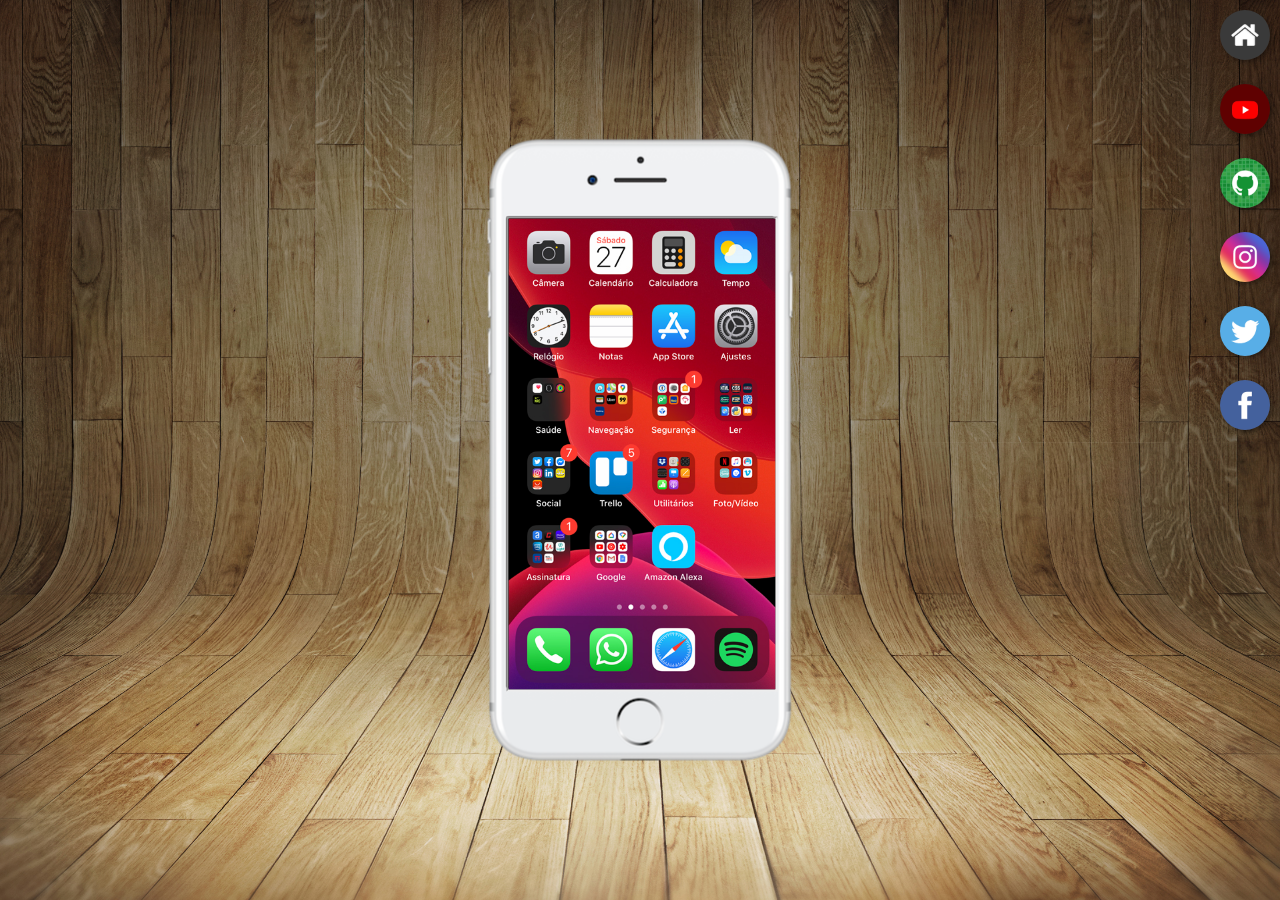
<file: index.html>
<!DOCTYPE html>
<html lang="pt-br">
    <head>
        <meta charset="utf-8">
        <meta name="viewport" content="width=device-width">
        <link rel="shortcut icon" href="favicon.ico" type="image/x-icon">
        <link rel="stylesheet" href="estilos/style.css" type="text/css" media="all">
        <title>Projeto Redes Sociais</title>
    </head>
    <body>
        <main>
        <section id="telefone">
            <iframe src="home.html" name="tela" id="tela">
                Seu Navegador Nao e Compativel Com Isso
            </iframe>
        </section>
        <section id="redes-sociais">
            <a href="home.html" target="tela"><img src="imagens/logo-home.jpg" alt="Home"></a><br>
            <a href="youtube.html" target="tela"><img src="imagens/logo-youtube.jpg" alt="Youtube"></a><br>
            <a href="github.html" target="tela"><img src="imagens/logo-github.jpg" alt="GitHub"></a><br>
            <a href="instagram.html" target="tela"><img src="imagens/logo-instagram.jpg" alt="Instagram"></a><br>
            <a href="twitter.html" target="tela"><img src="imagens/logo-twitter.jpg" alt="Twitter"></a><br>
            <a href="facebook.html" target="tela"><img src="imagens/logo-facebook.jpg" alt="Facebook"></a>
        </section>
        </main>
    </body>
</html>
</file>
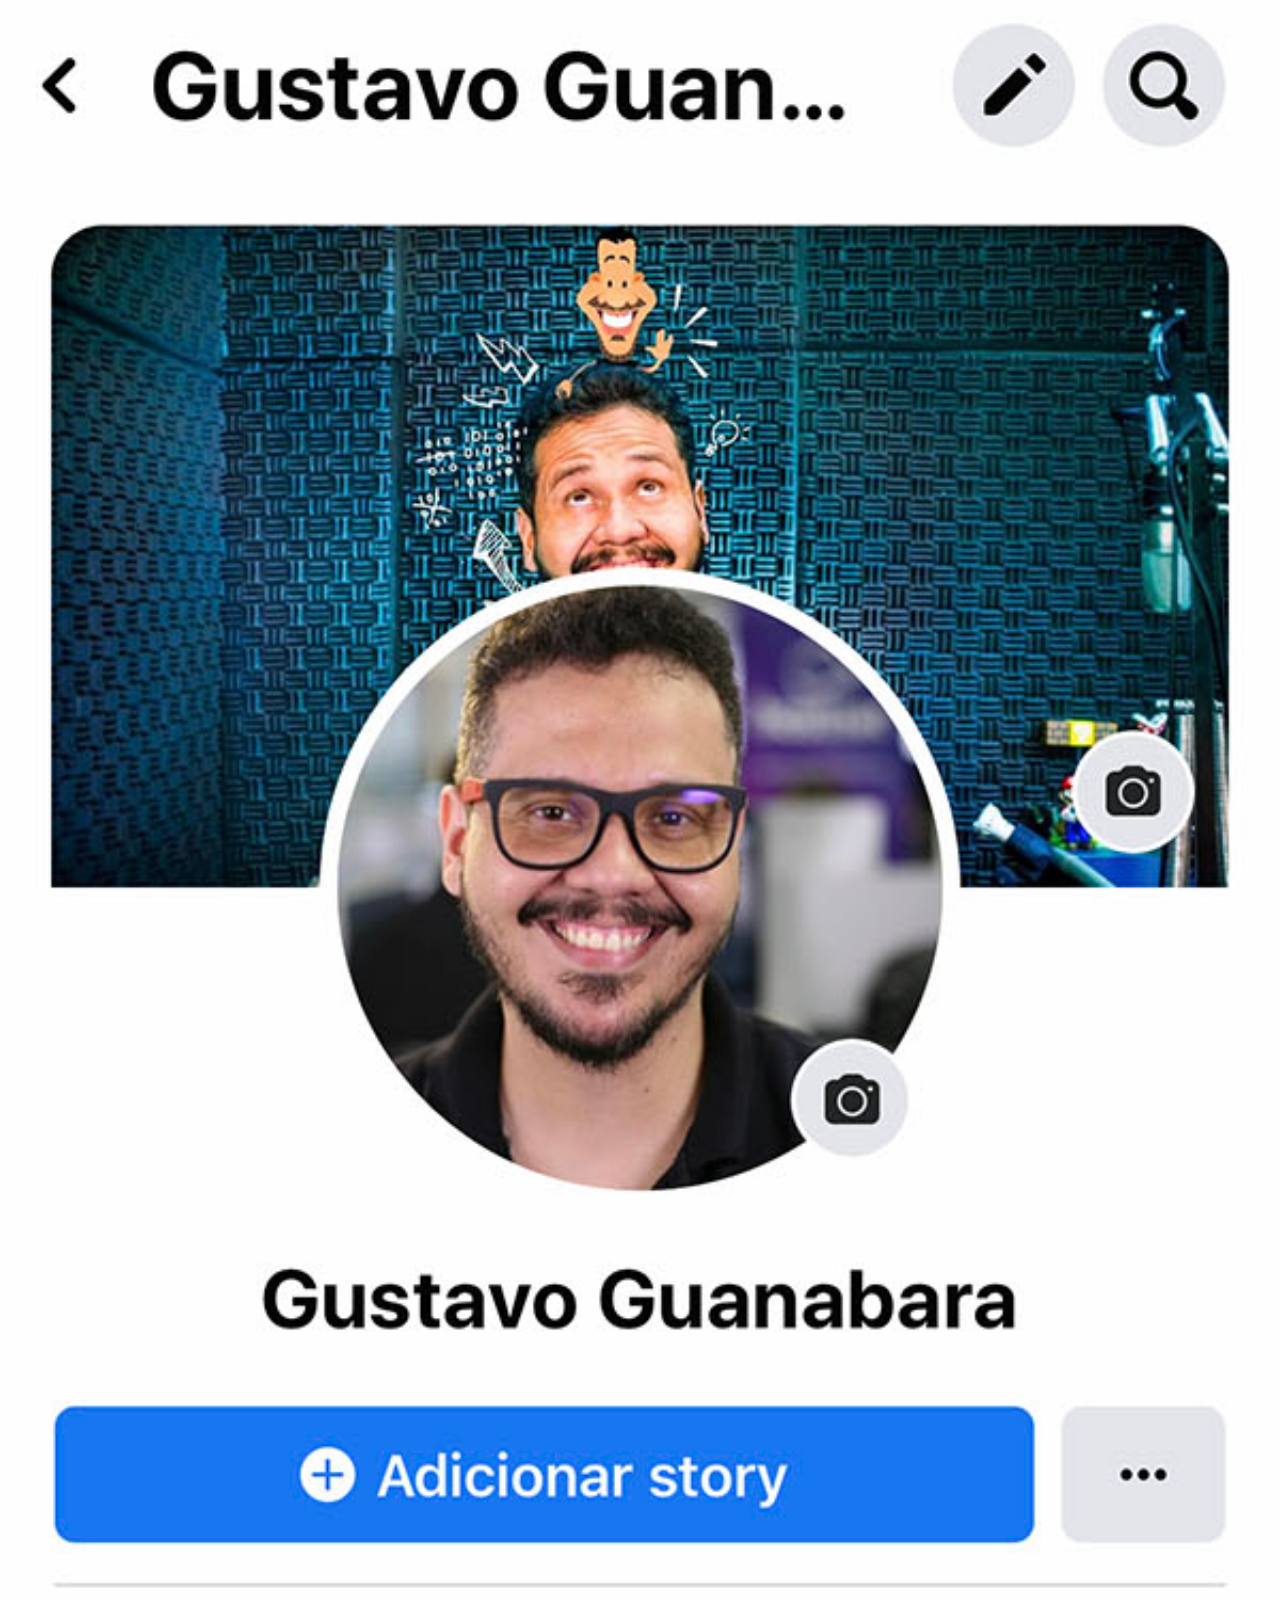
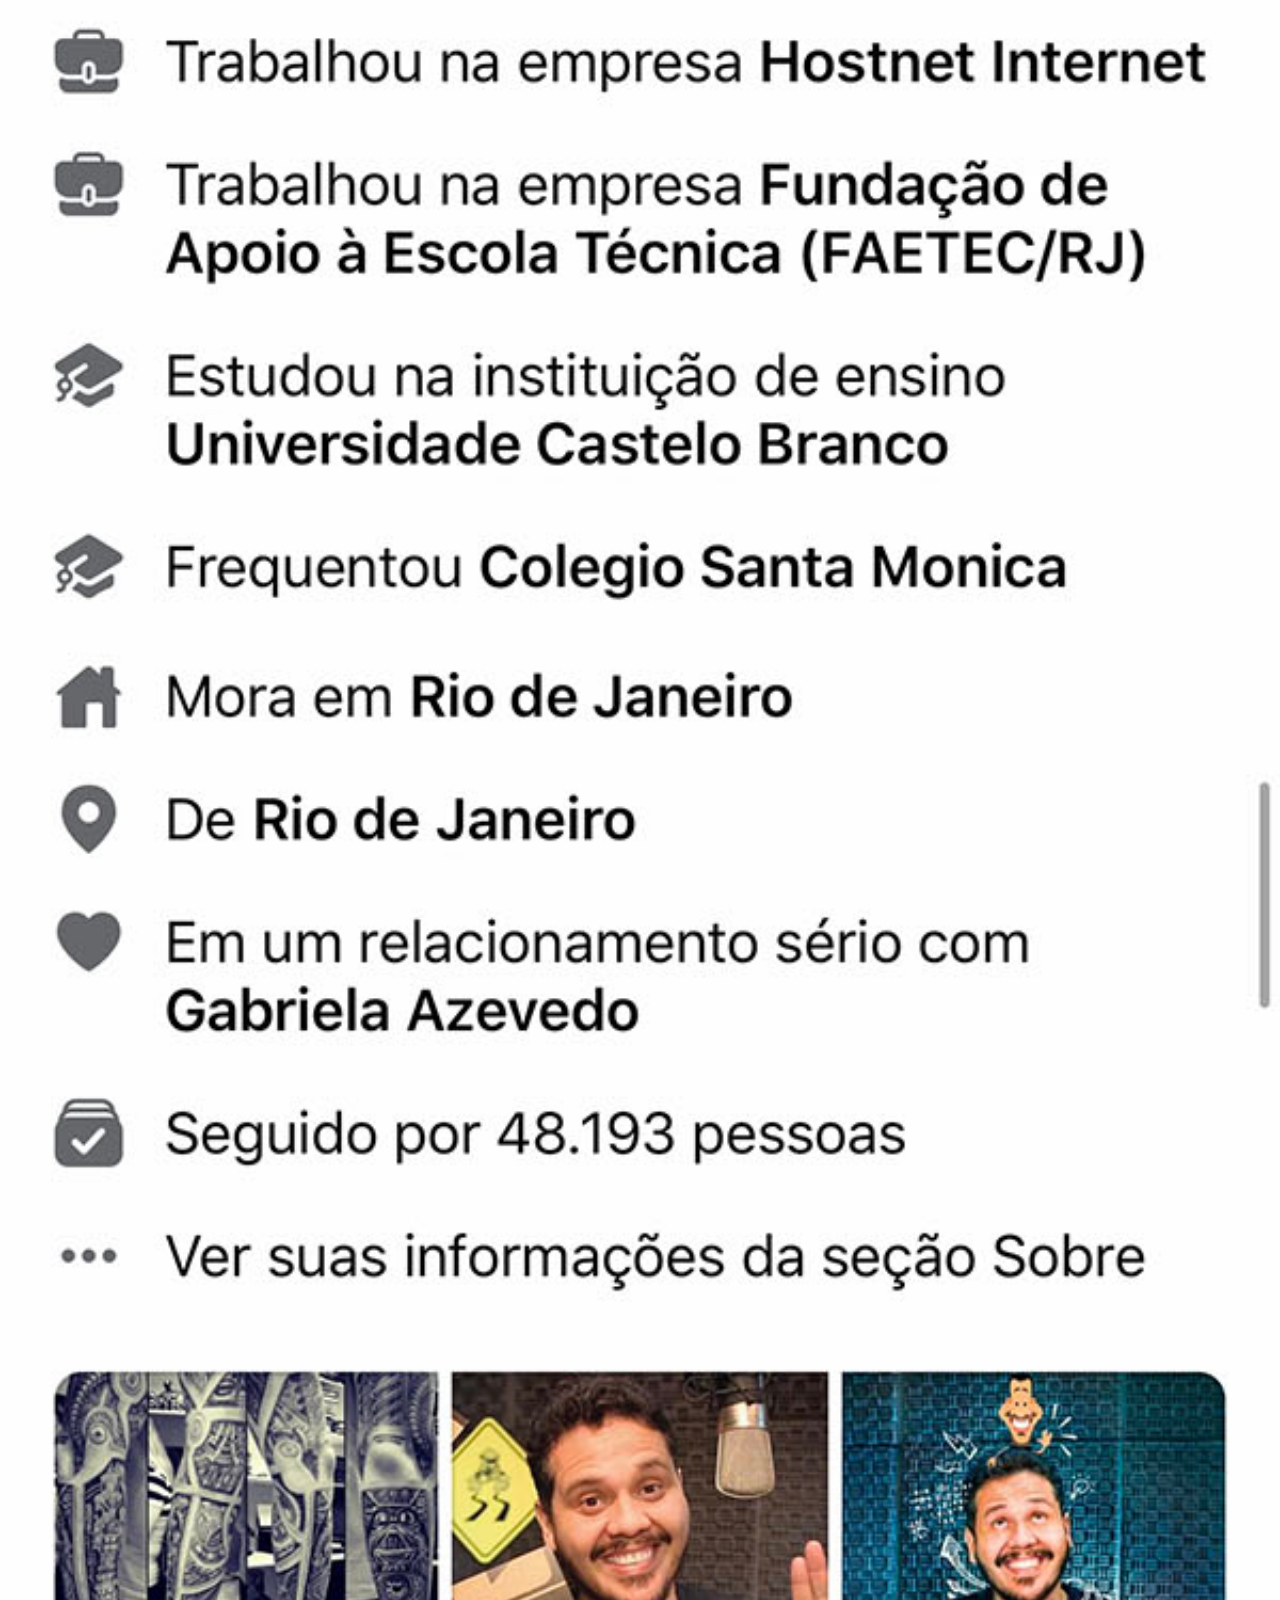
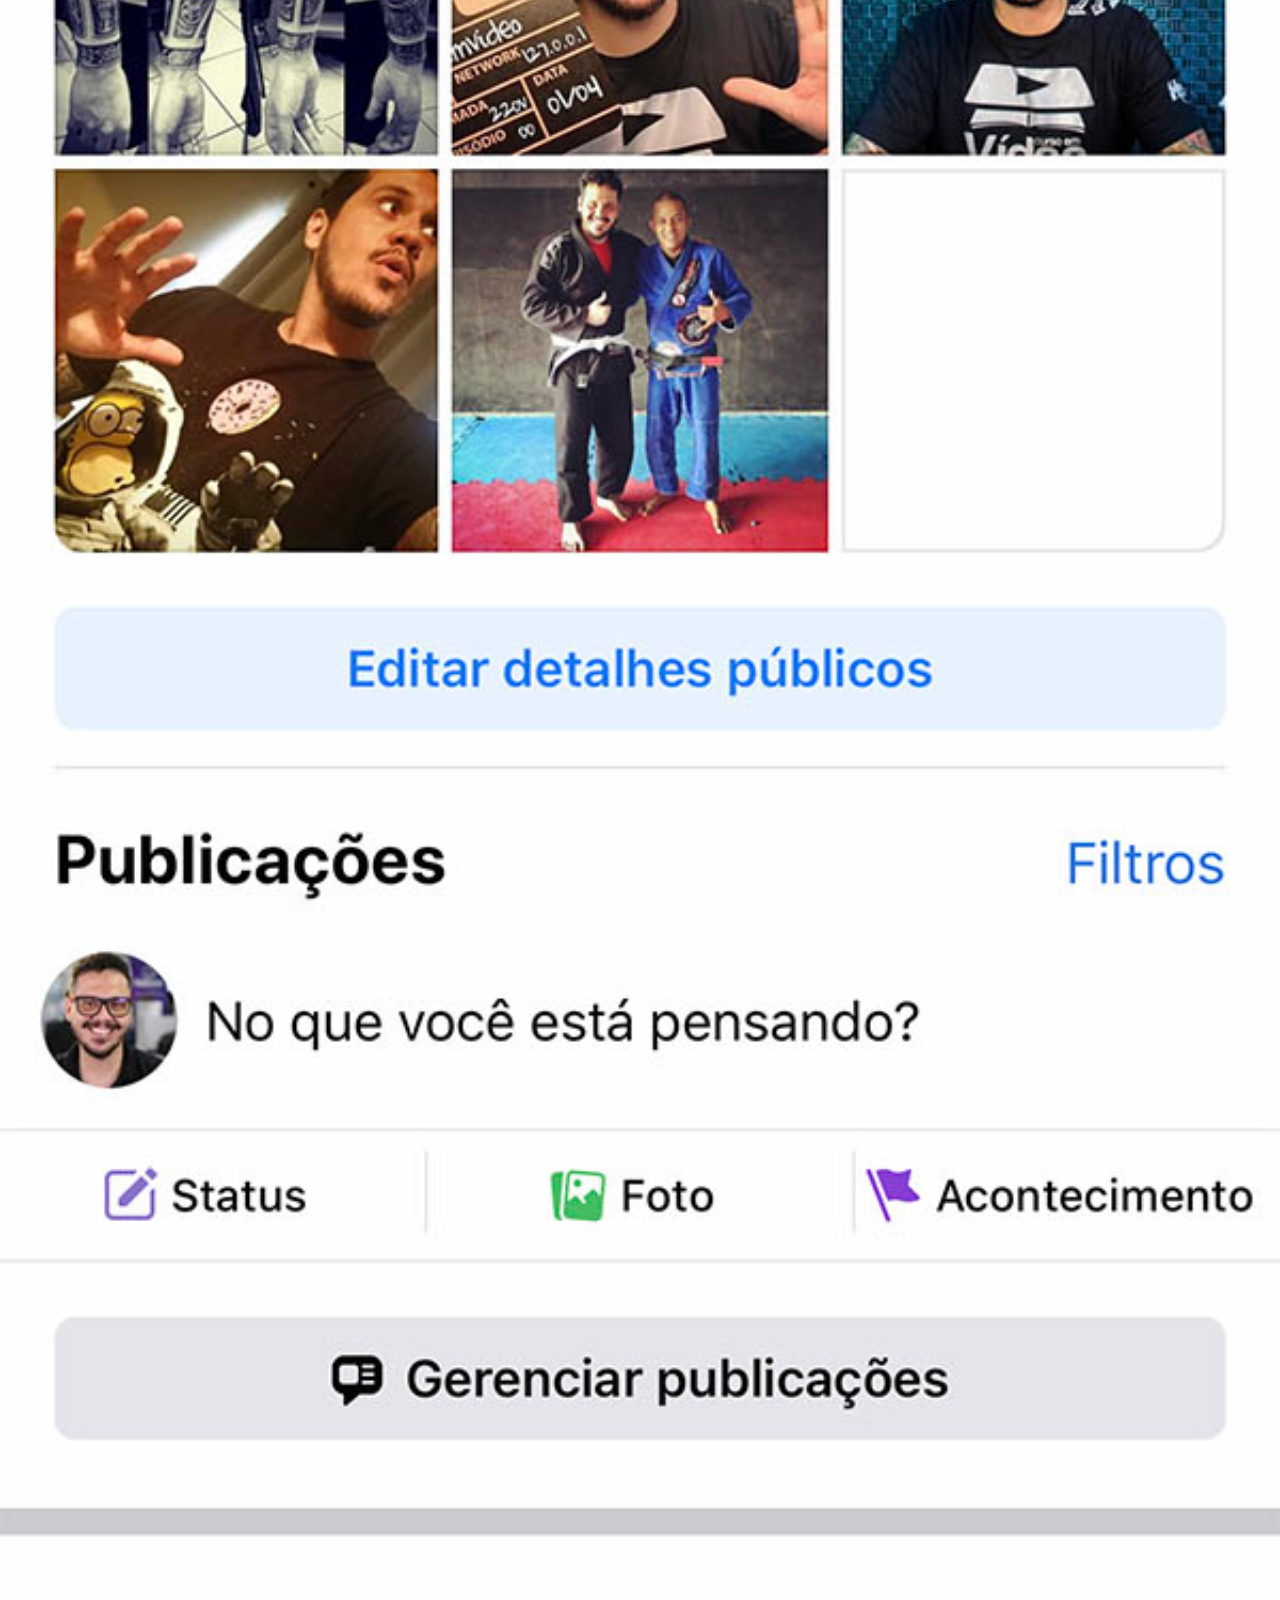
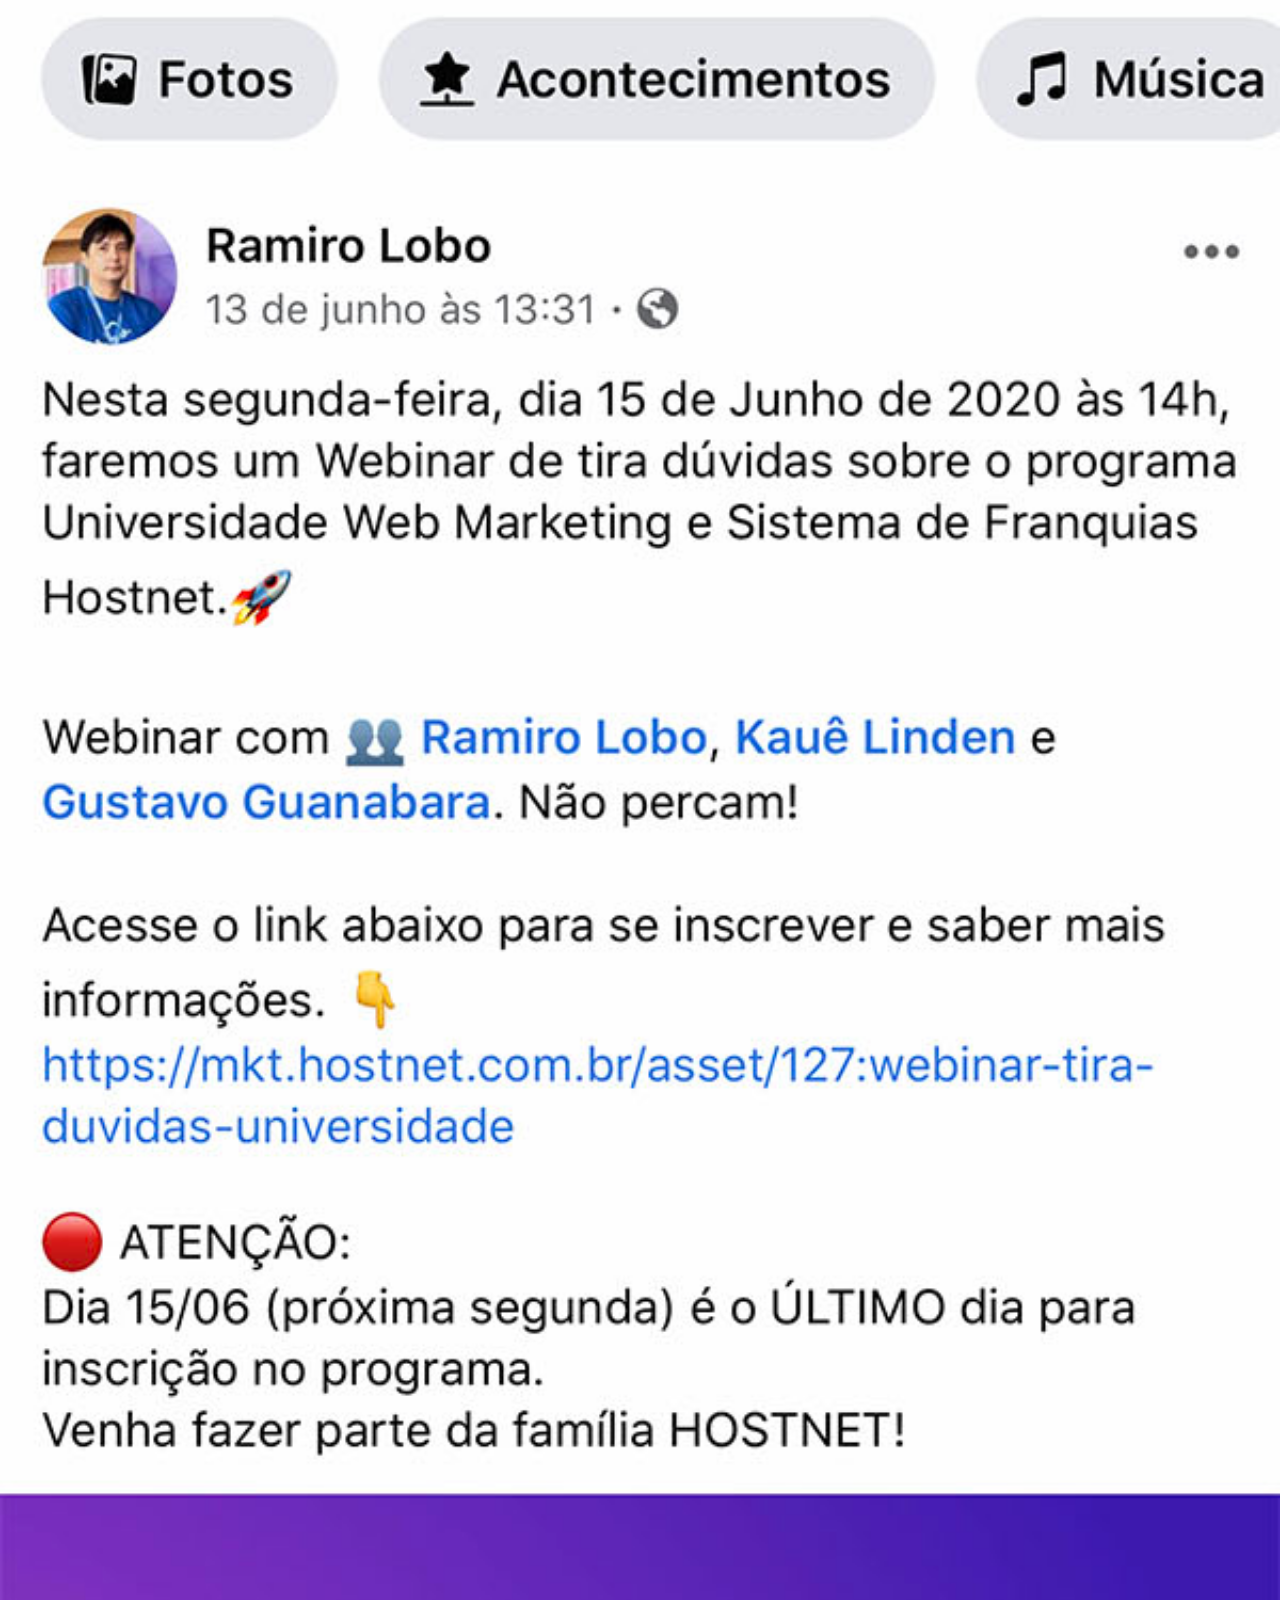
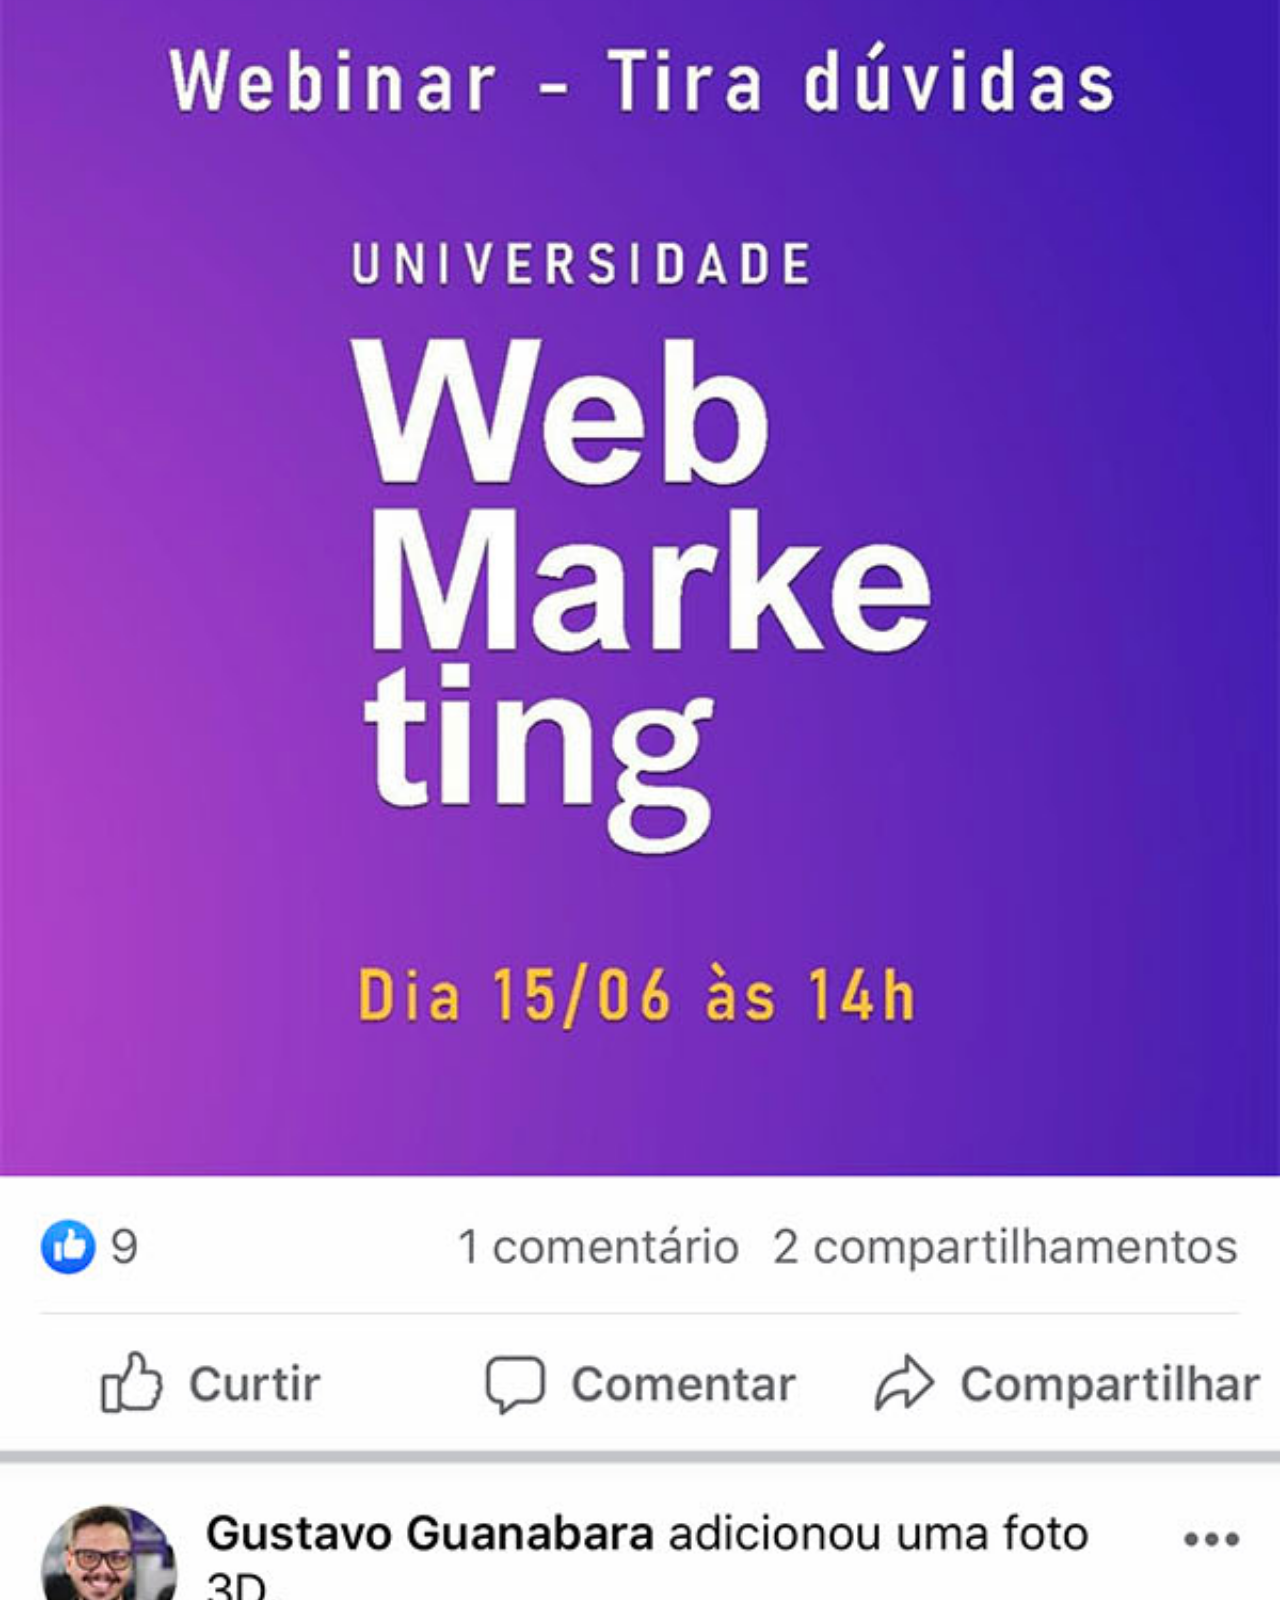
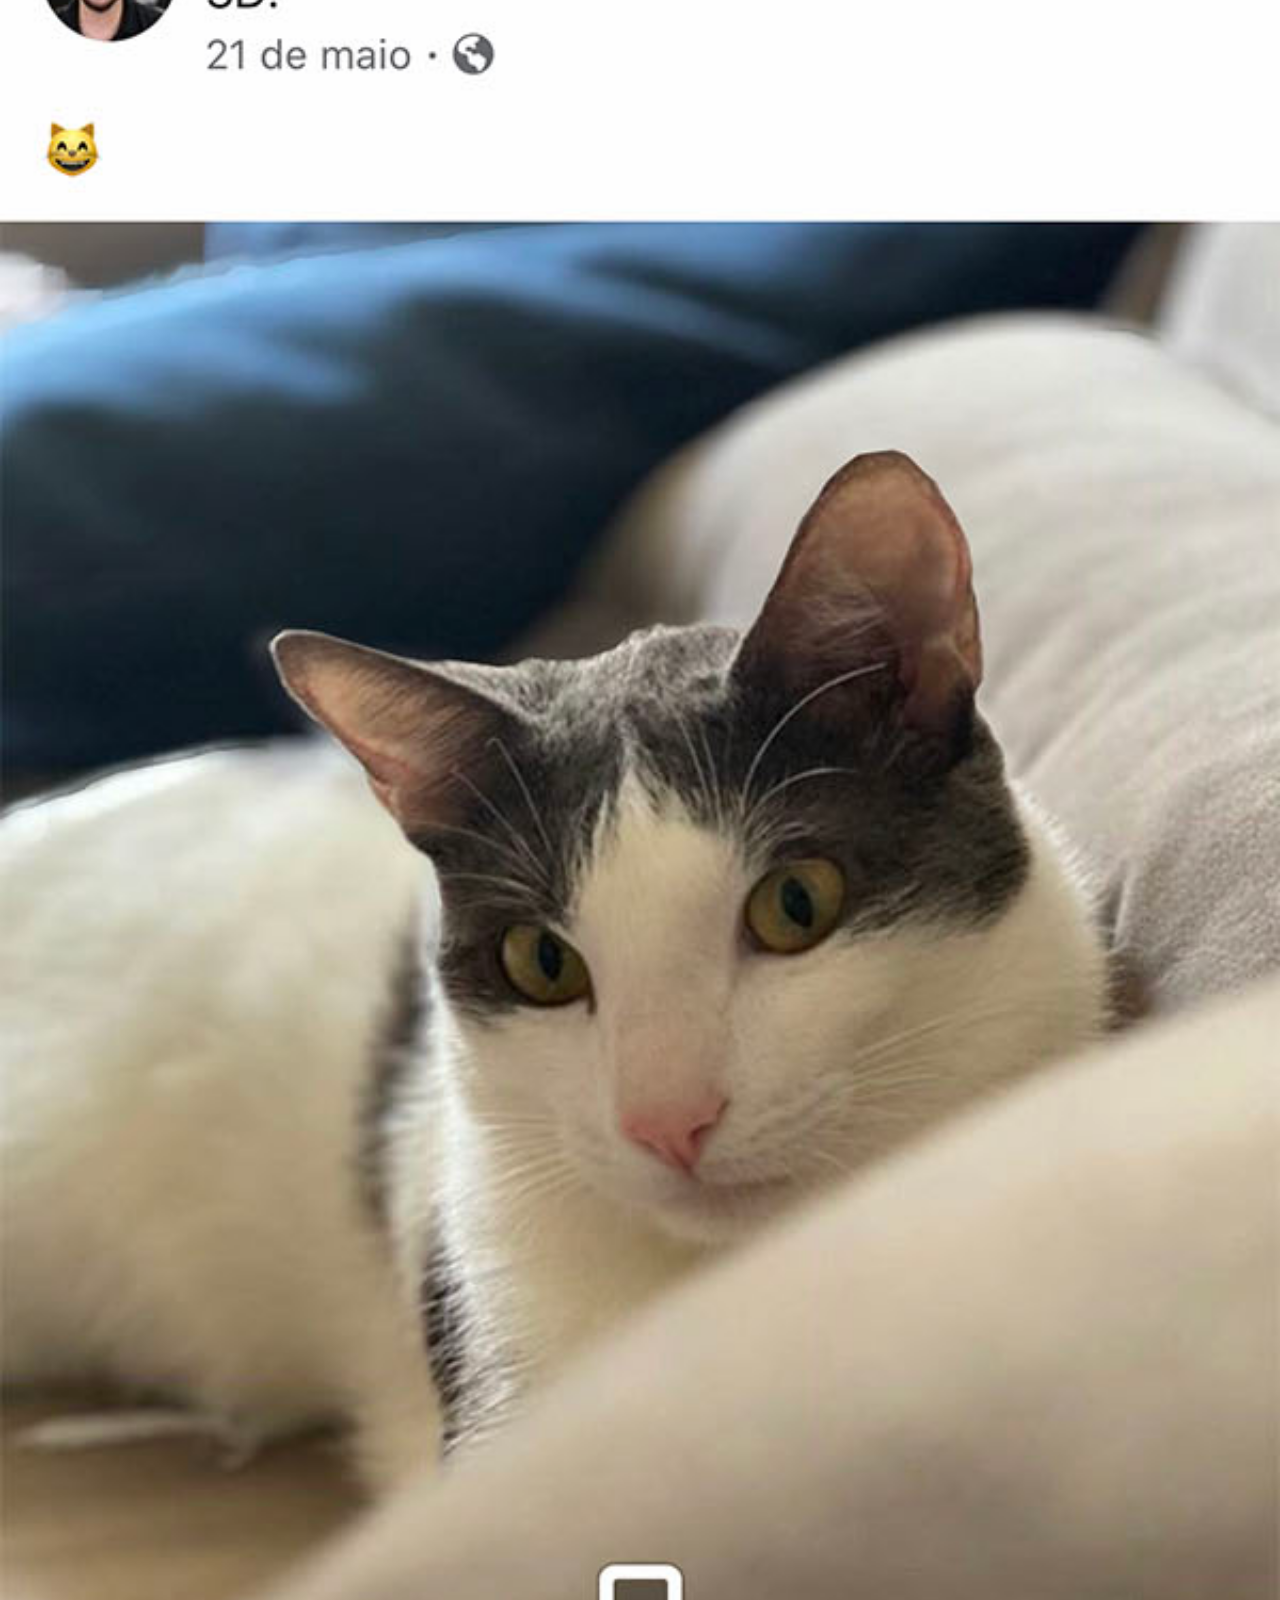
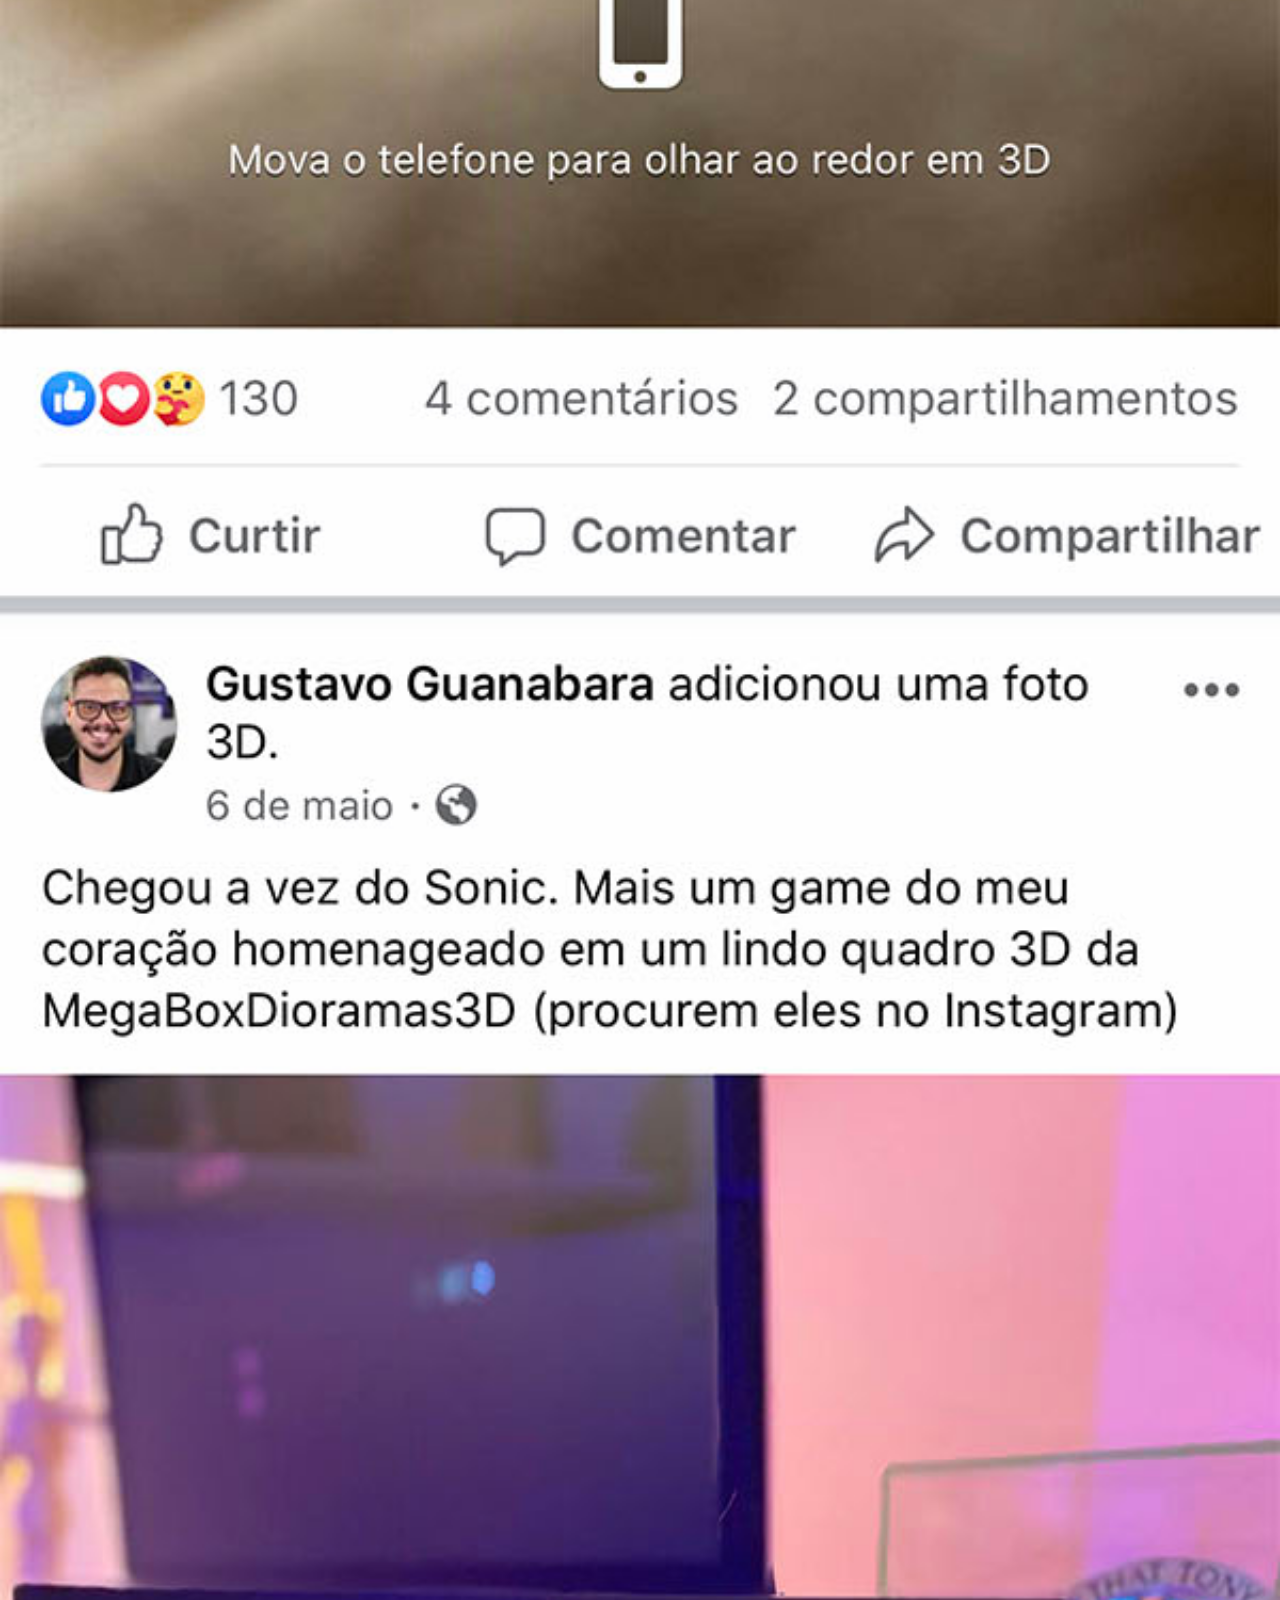
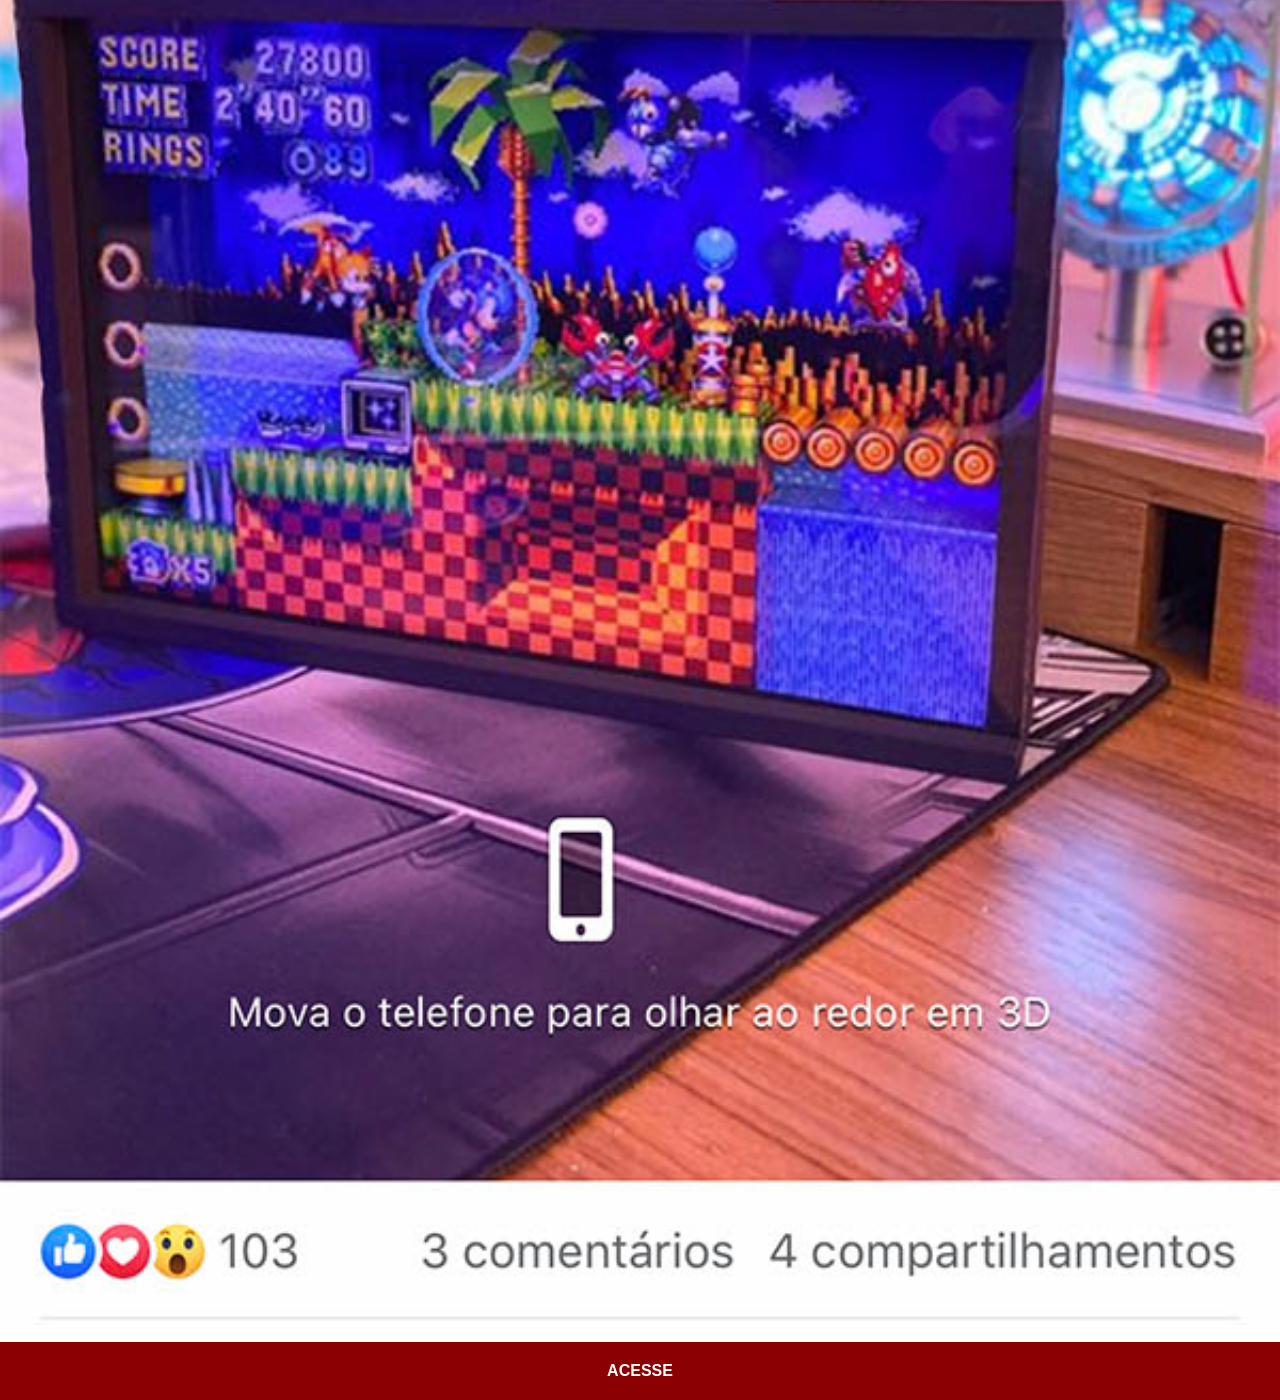
<file: facebook.html>
<!DOCTYPE html>
<html lang="pt-br">
  <head>
    <meta charset="UTF-8">
    <meta name="viewport" content="width=device-width, initial-scale=1">
    <title>Facebook</title>
    <link href="estilos/social.css" rel="stylesheet">
  </head>
  <body>
  
    <img src="imagens/tela-facebook.jpg" alt="Facebook">
    <a href="https://www.facebook.com/gustavoguanabara/?locale=pt_BR" target="_blank">ACESSE</a>
  </body>
</html>
</file>
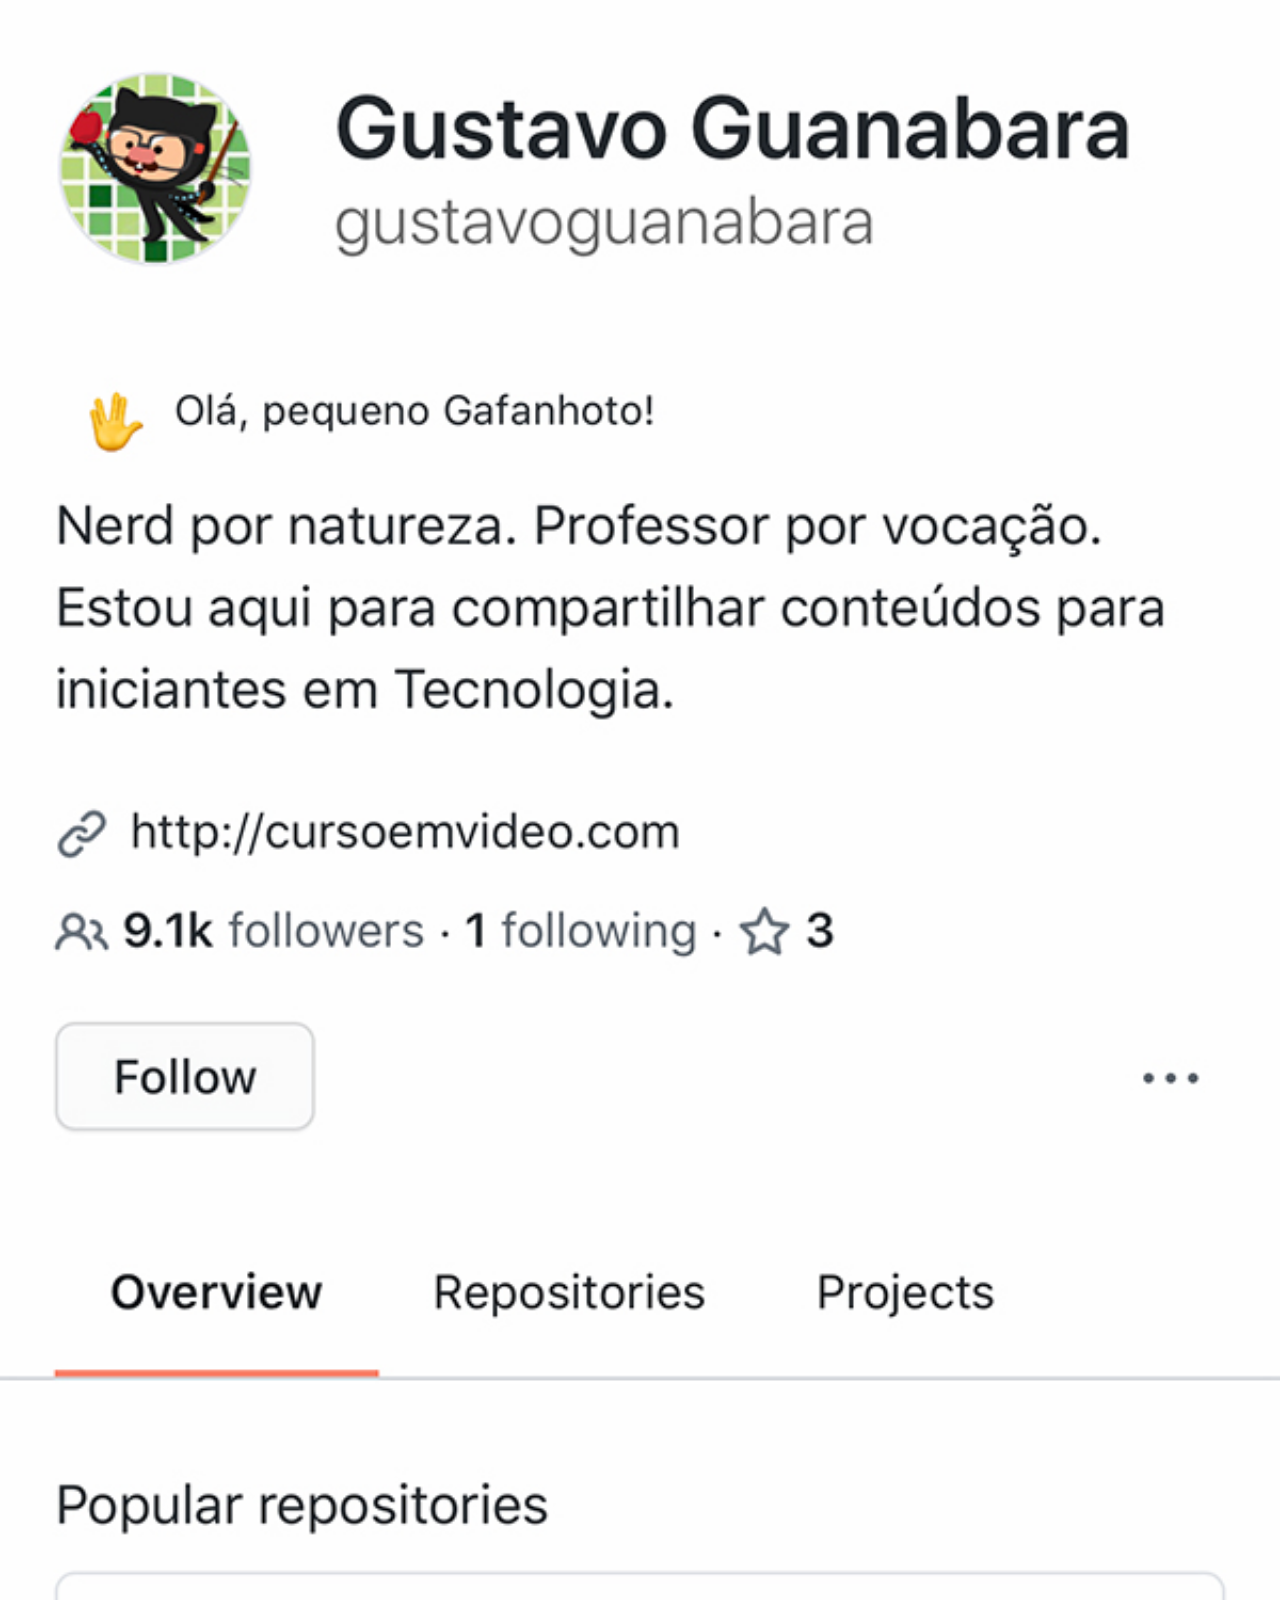
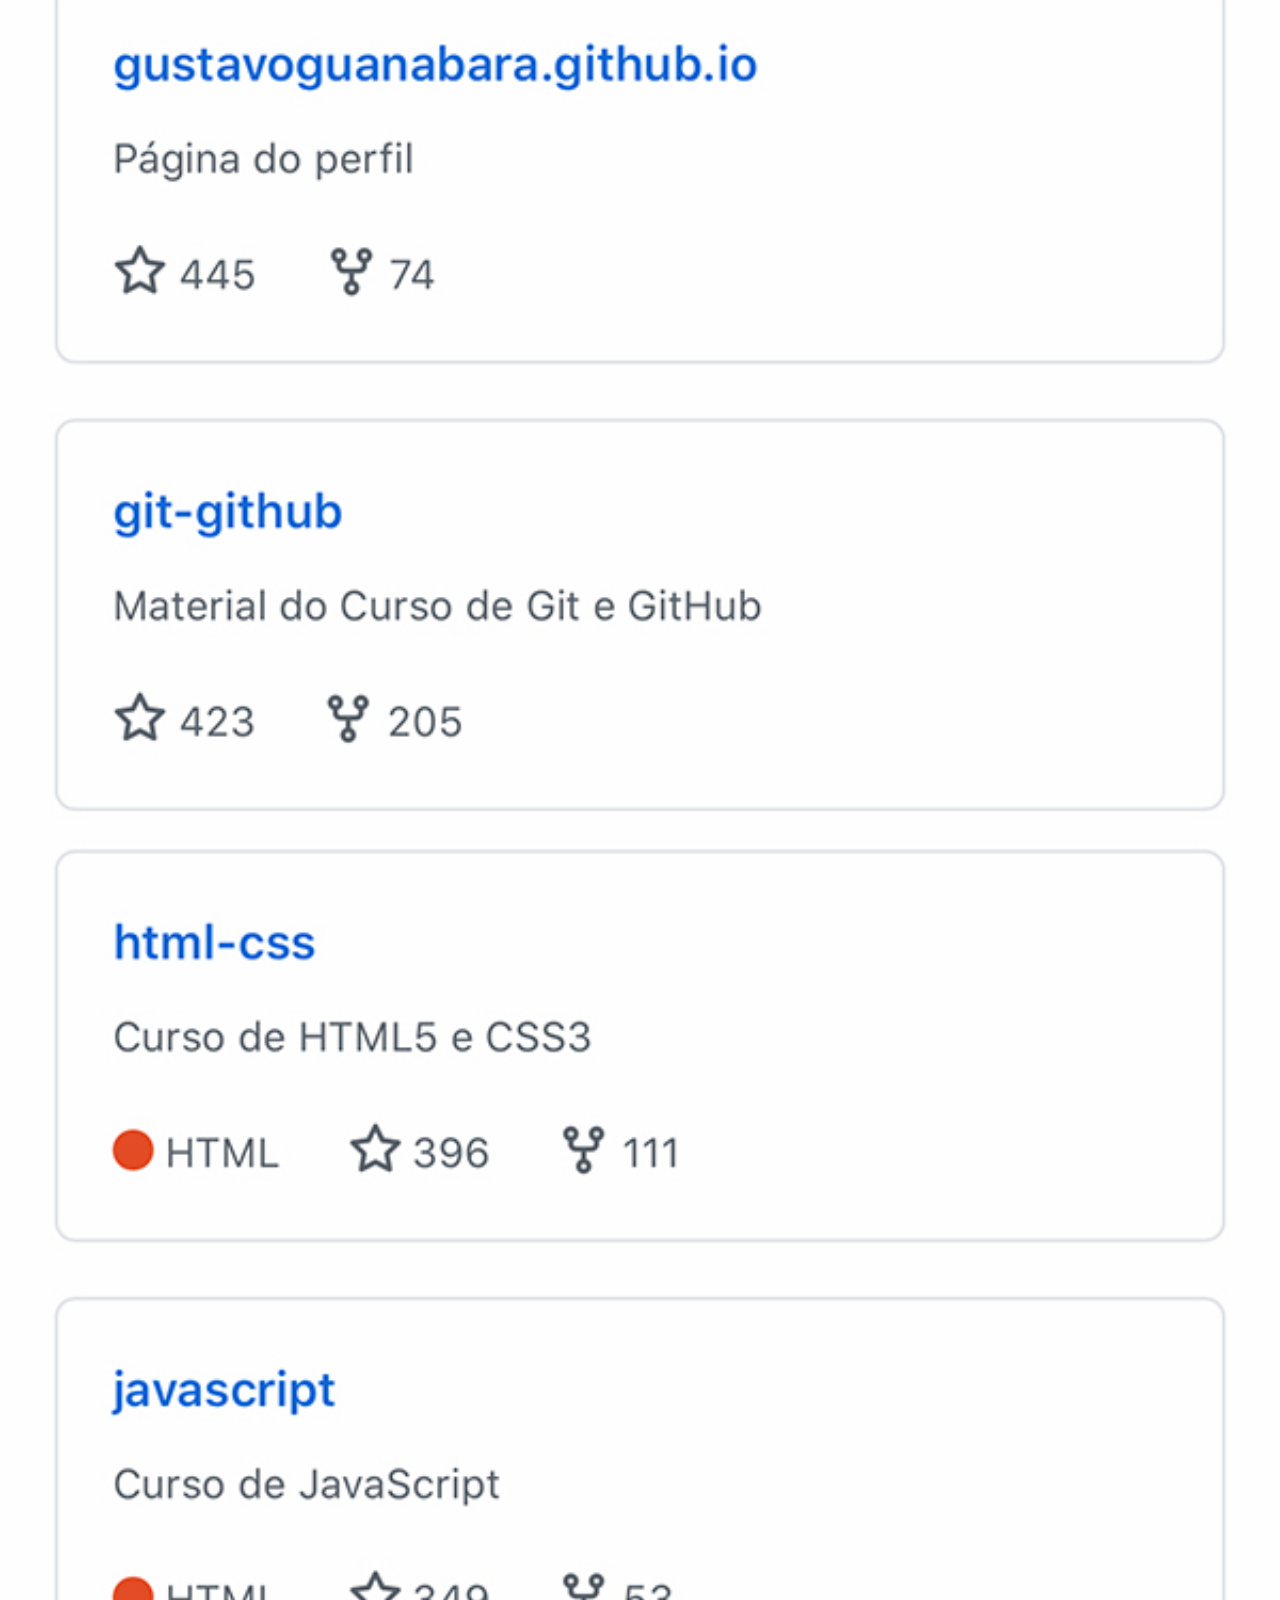
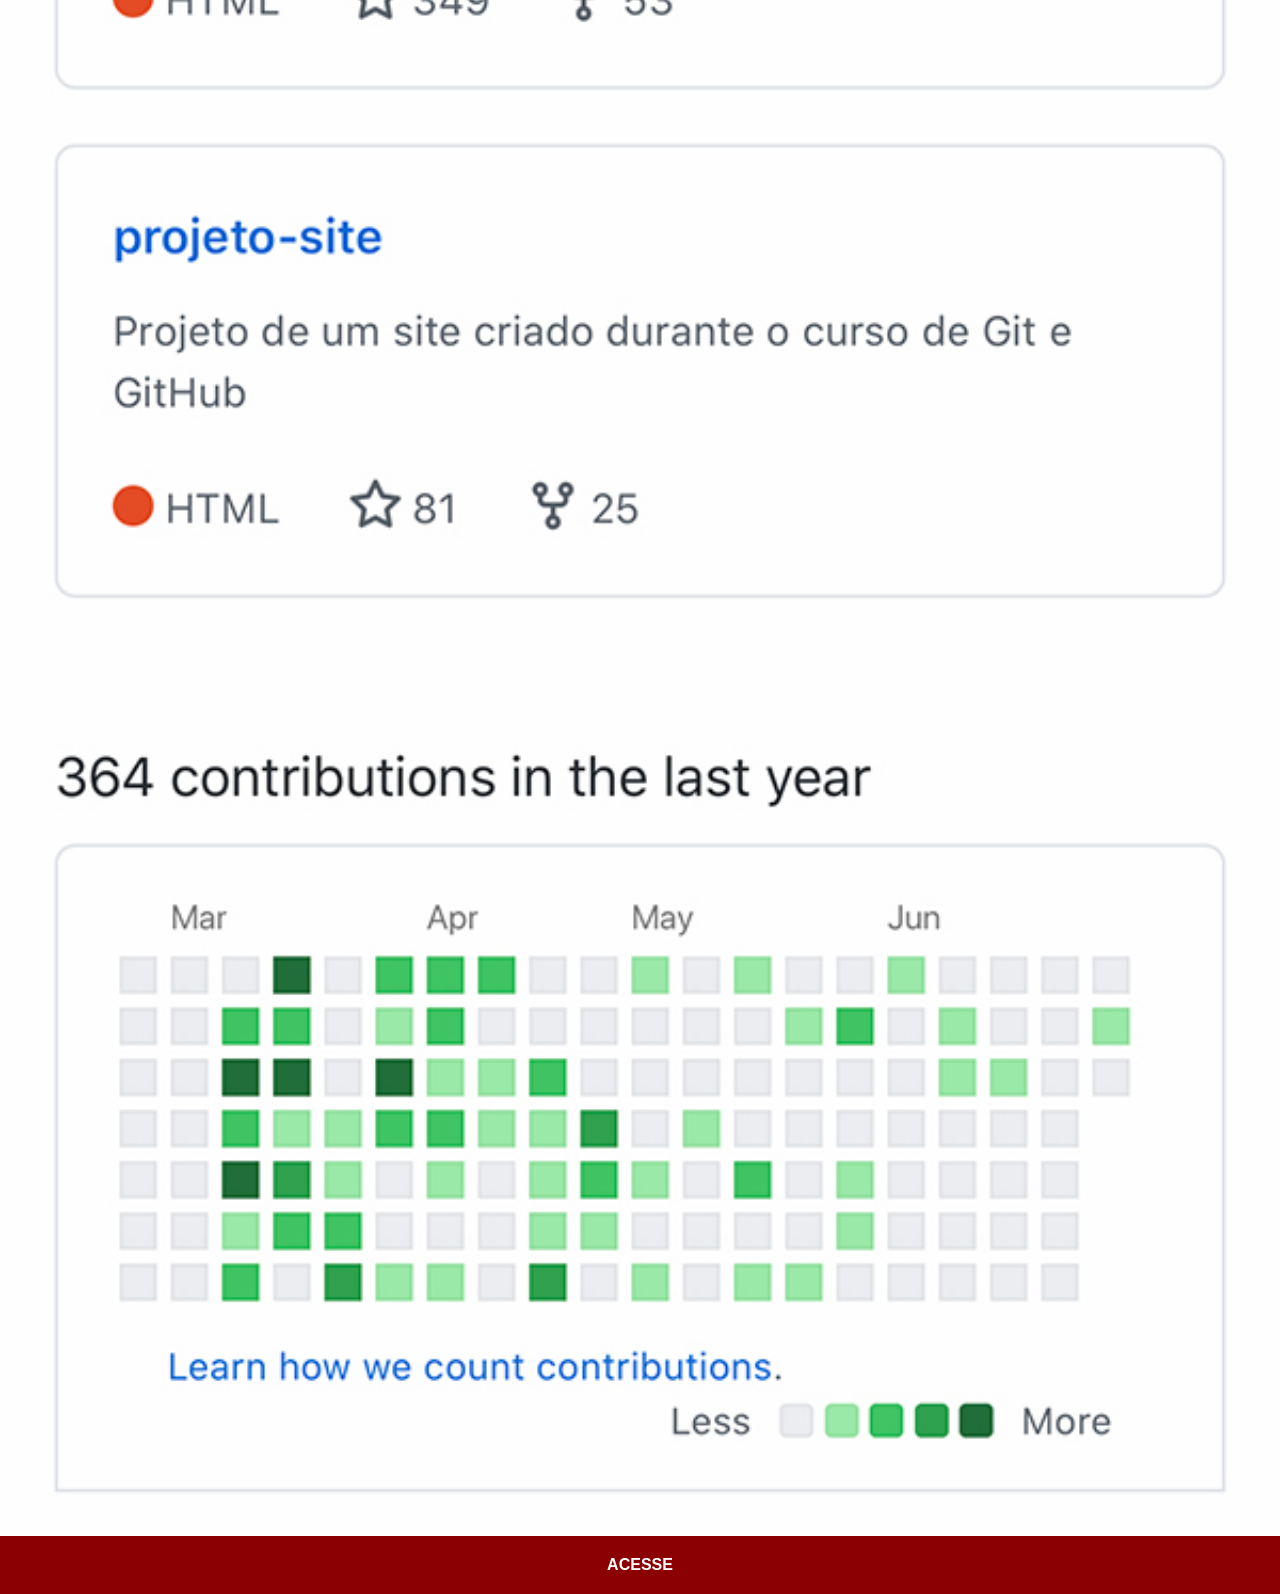
<file: github.html>
<!DOCTYPE html>
<html lang="pt-br">
  <head>
    <meta charset="UTF-8">
    <meta name="viewport" content="width=device-width, initial-scale=1">
    <title>GitHub</title>
    <link href="estilos/social.css" rel="stylesheet">
  </head>
  <body>
      <img src="imagens/tela-github.jpg" alt="GitHub"> 
      <a href="https://github.com/gustavoguanabara" target="_blank">ACESSE</a>
  </body>
</html>
</file>
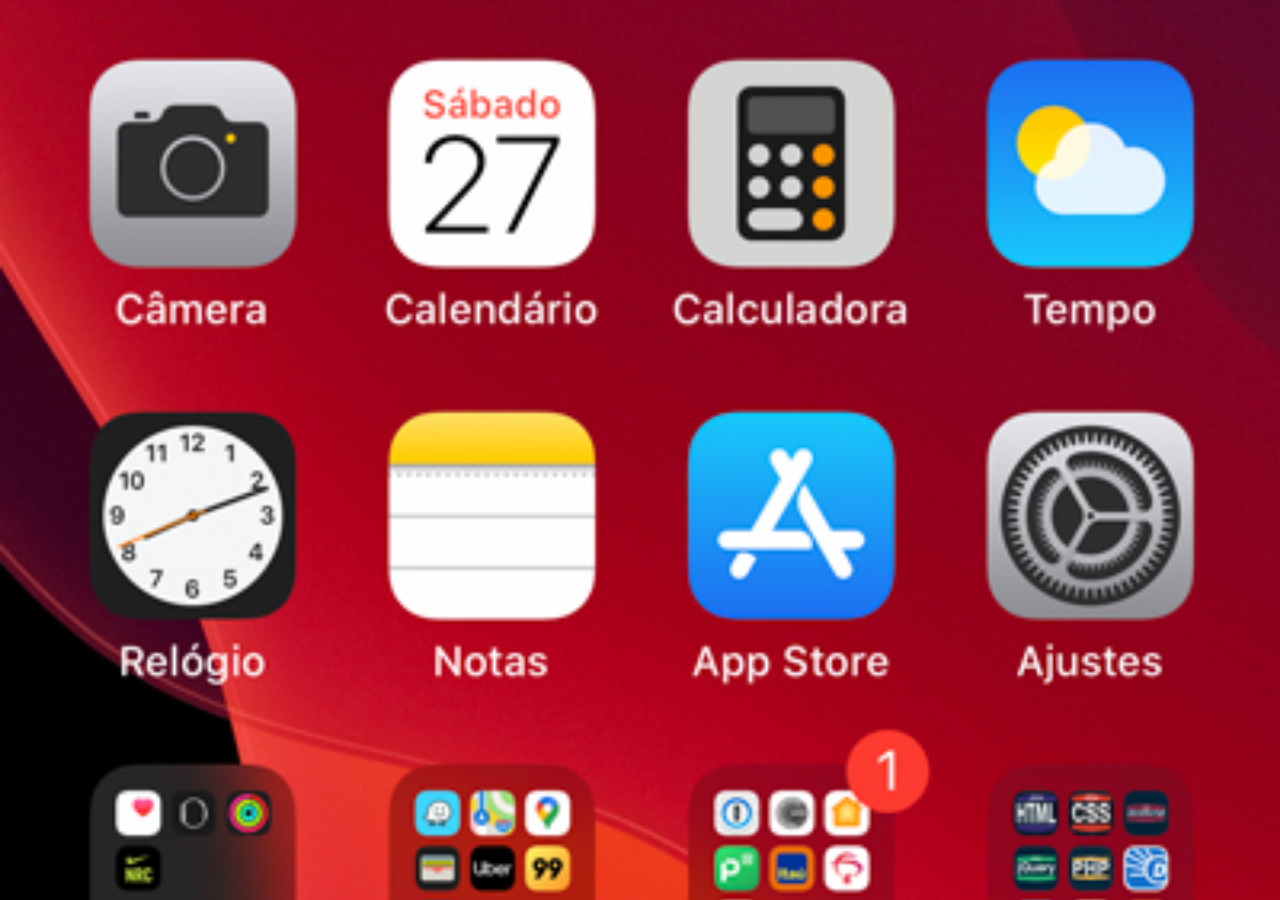
<file: home.html>
<!DOCTYPE html>
<html lang="pt-br">
  <head>
    <meta charset="UTF-8">
    <meta name="viewport" content="width=device-width, initial-scale=1">
    <title>Home</title>
  </head>
  <style>
*{
  margin: 0px;
  padding: 0px;
}
body{
  width: 100vw;
  height: 100vh;
  background: black url('imagens/tela-home.jpg') no-repeat top center;
  background-size: cover;
}
  </style>
  <body>
  
  </body>
</html>
</file>
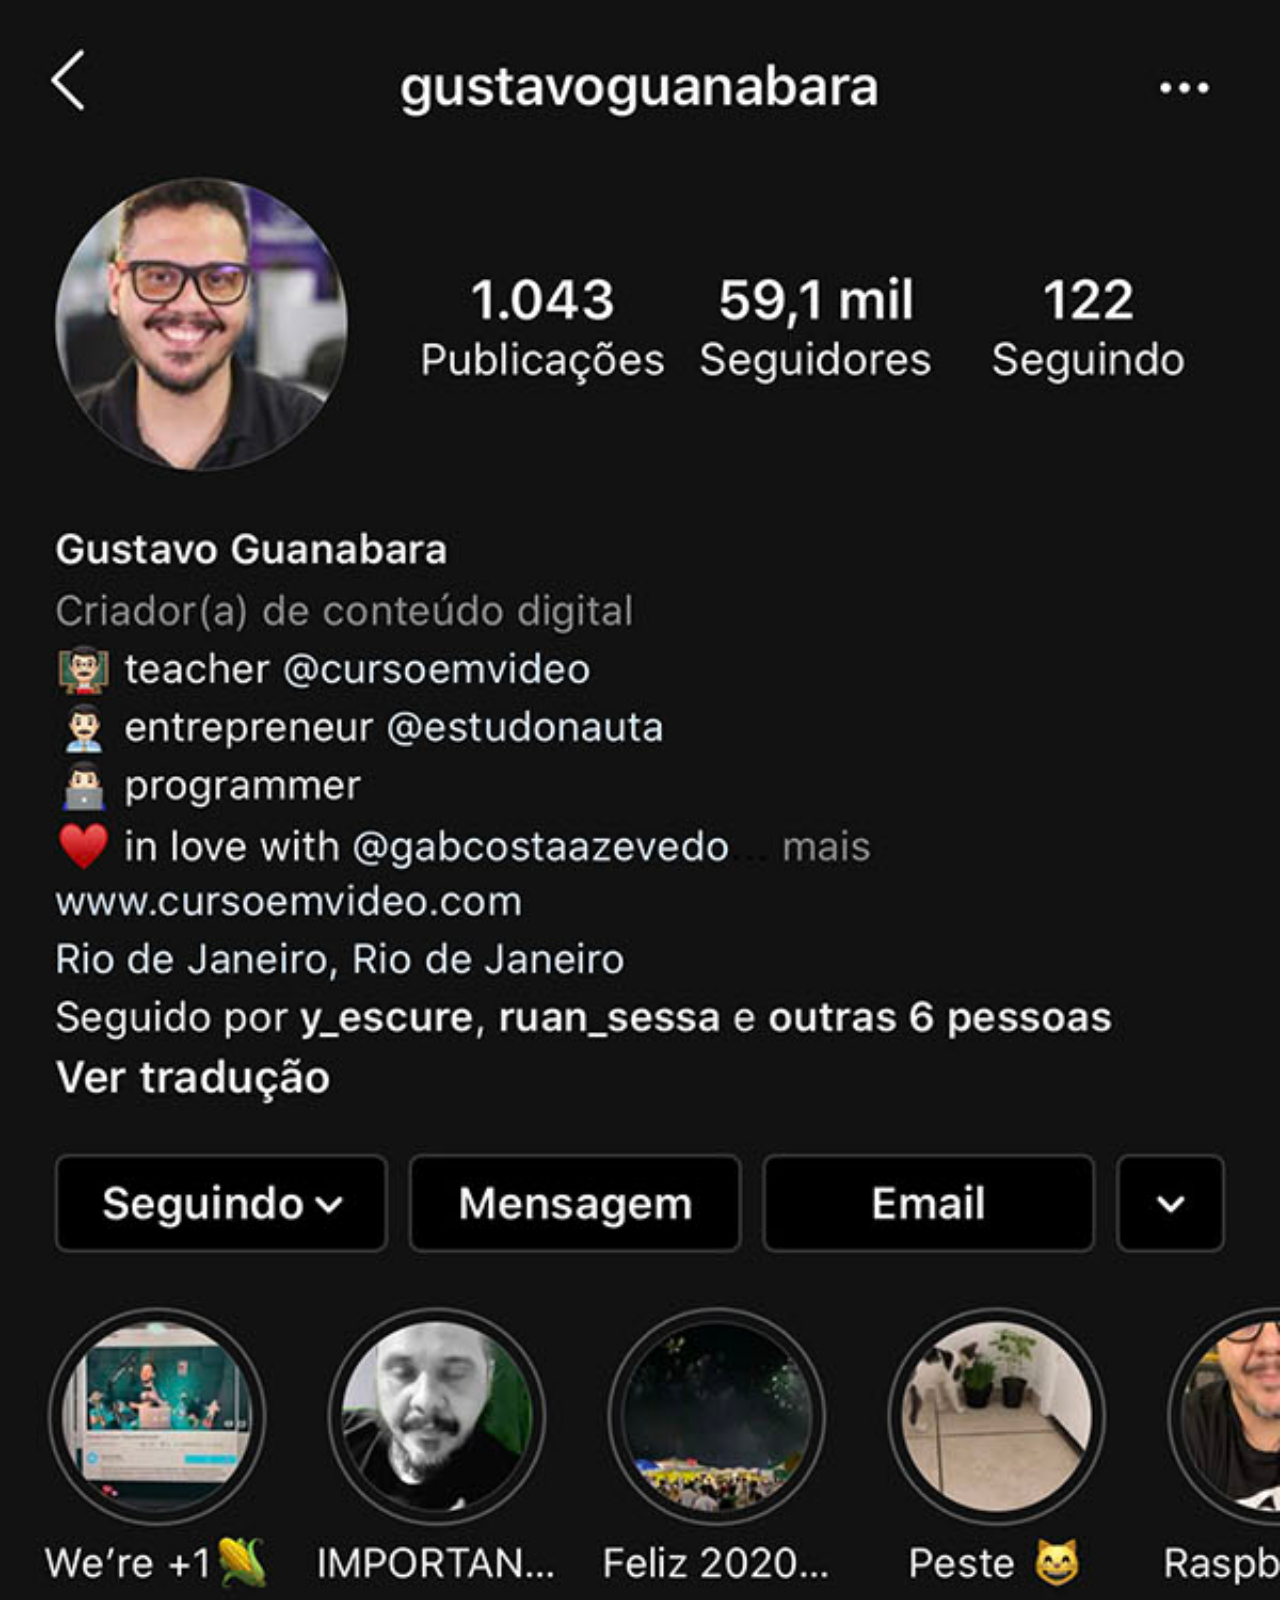
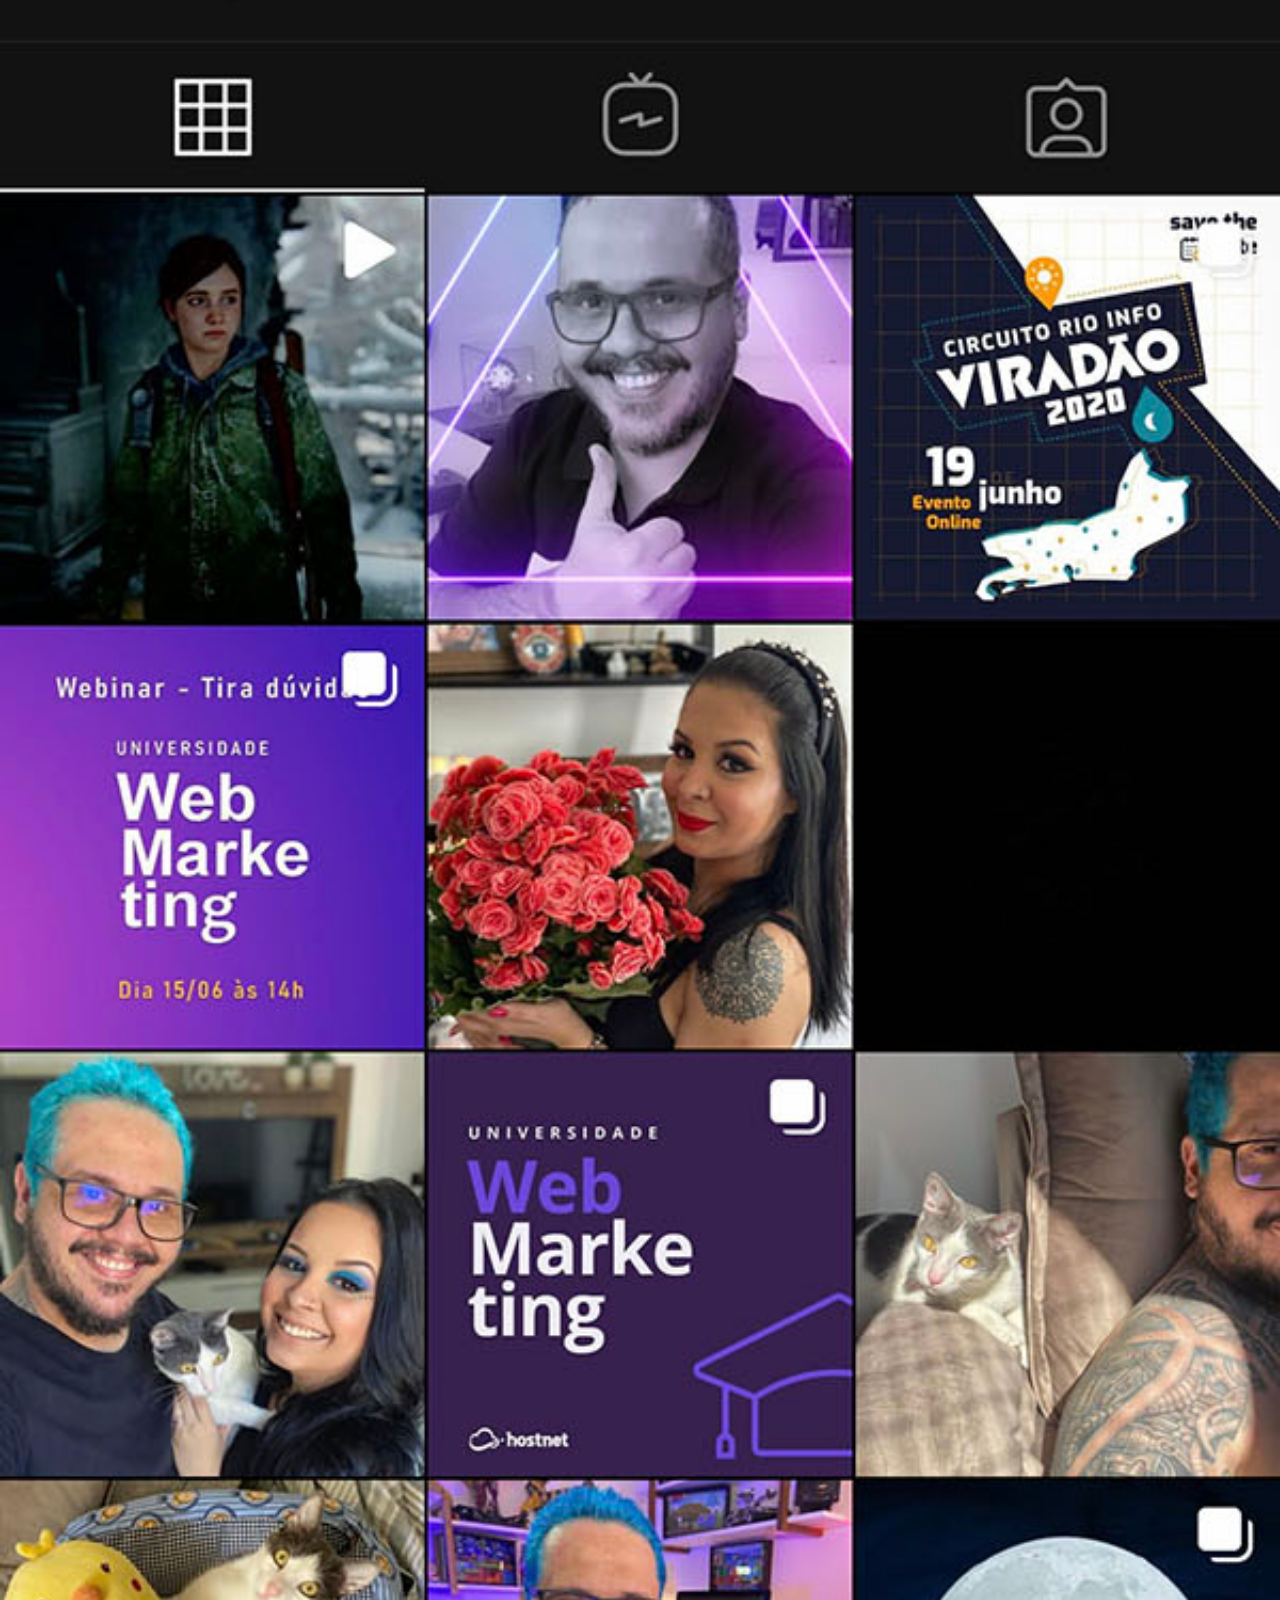
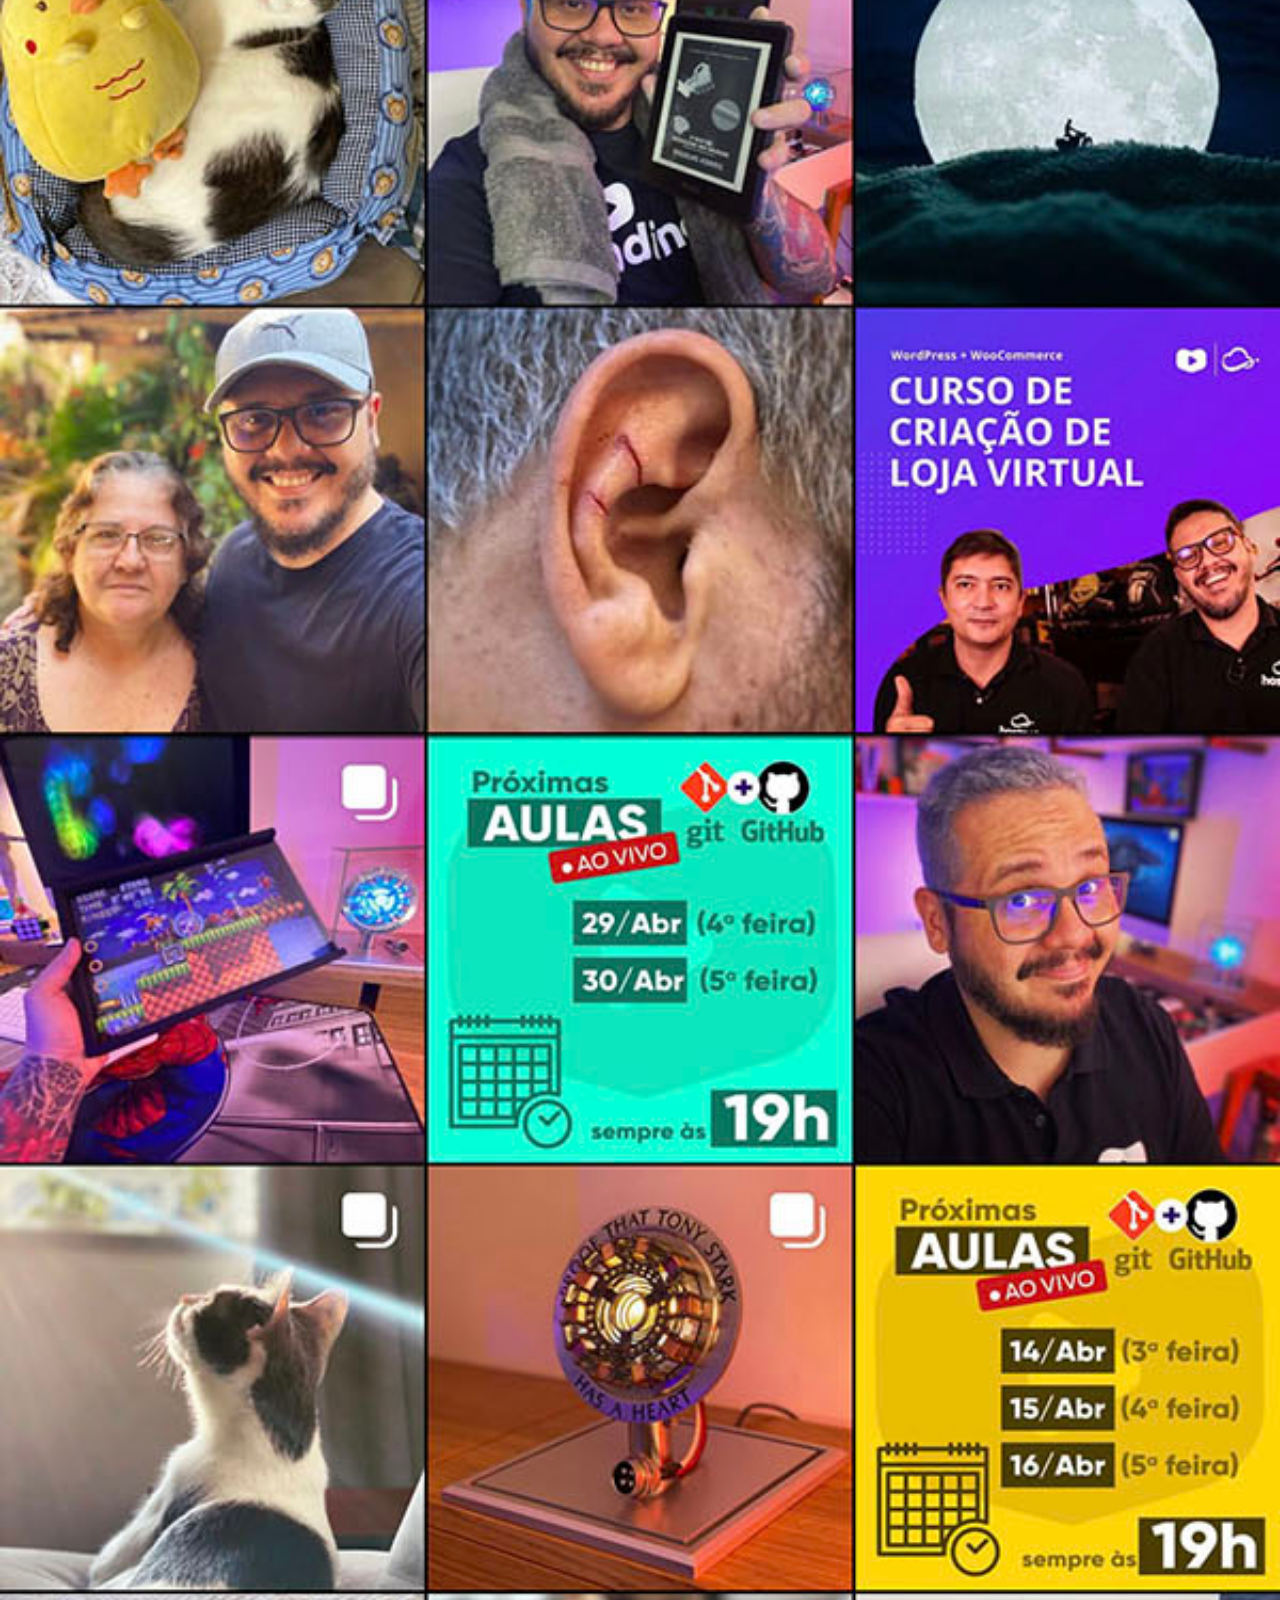
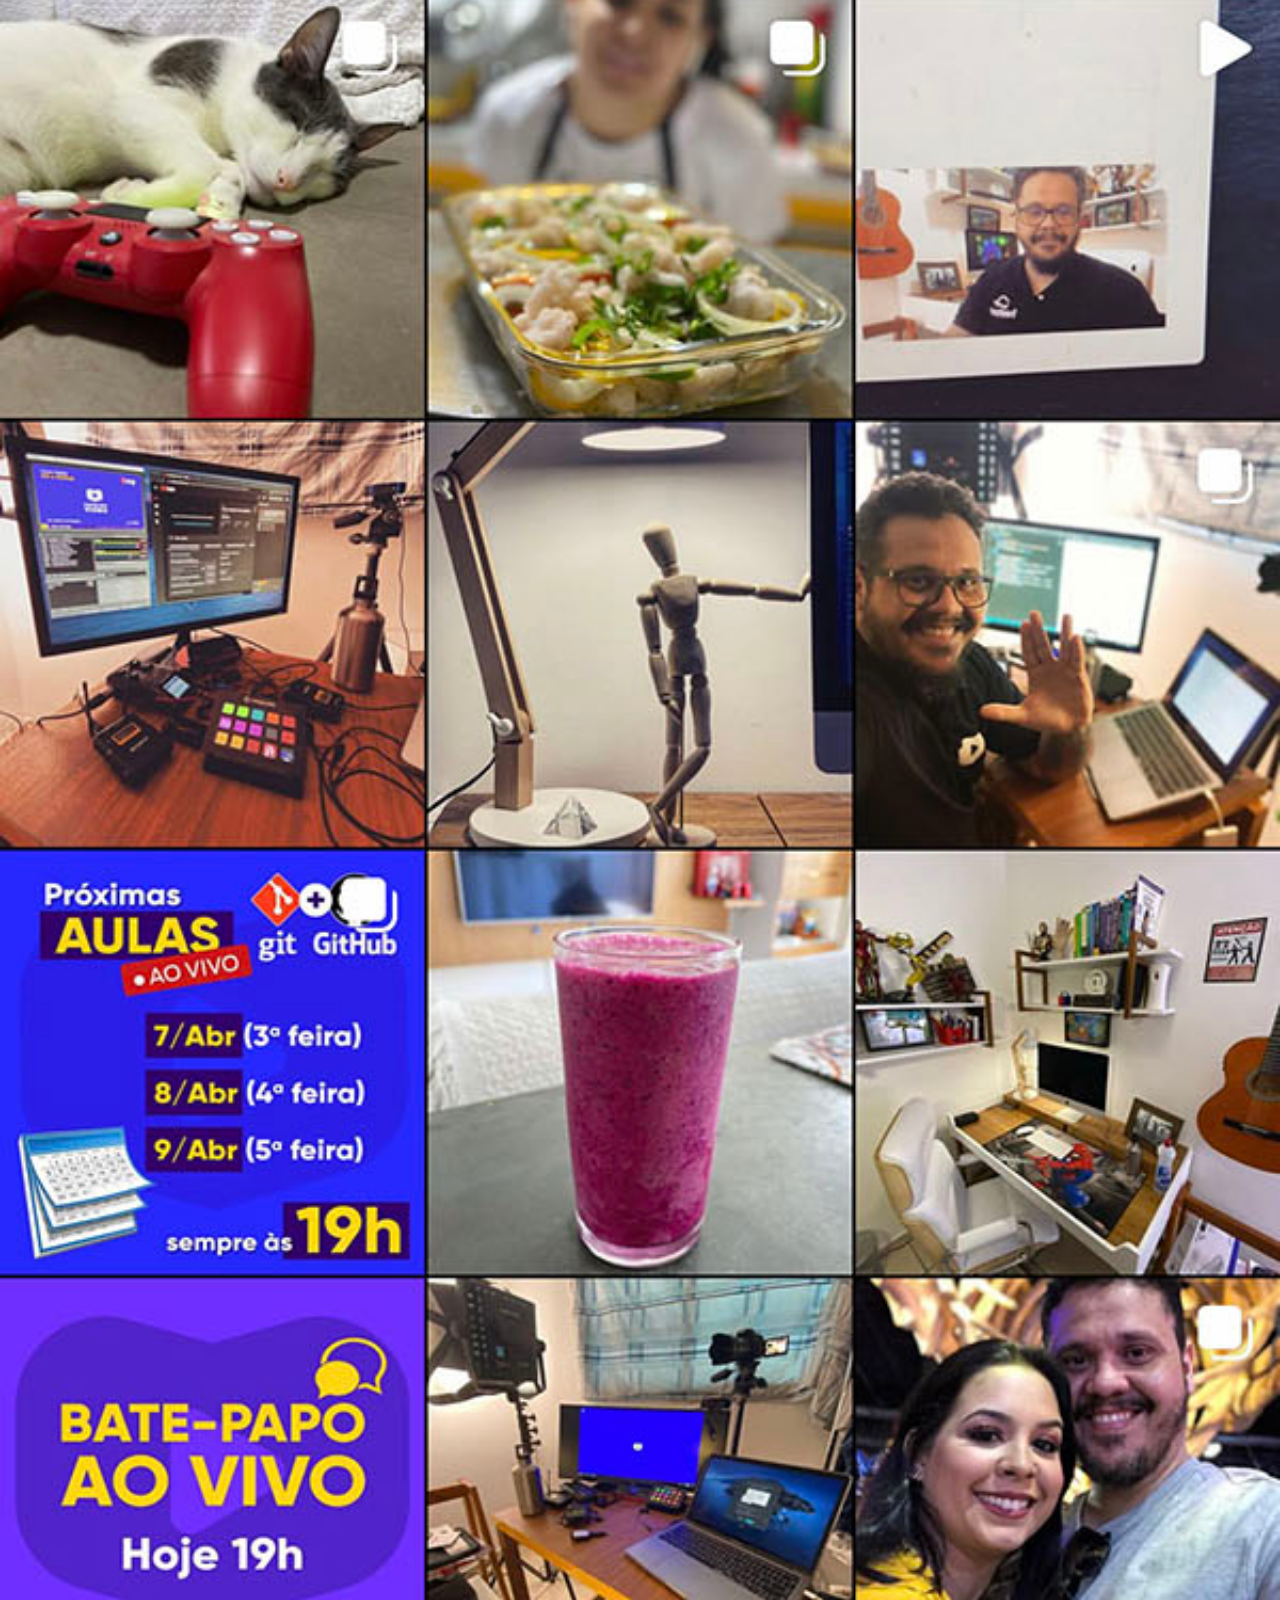
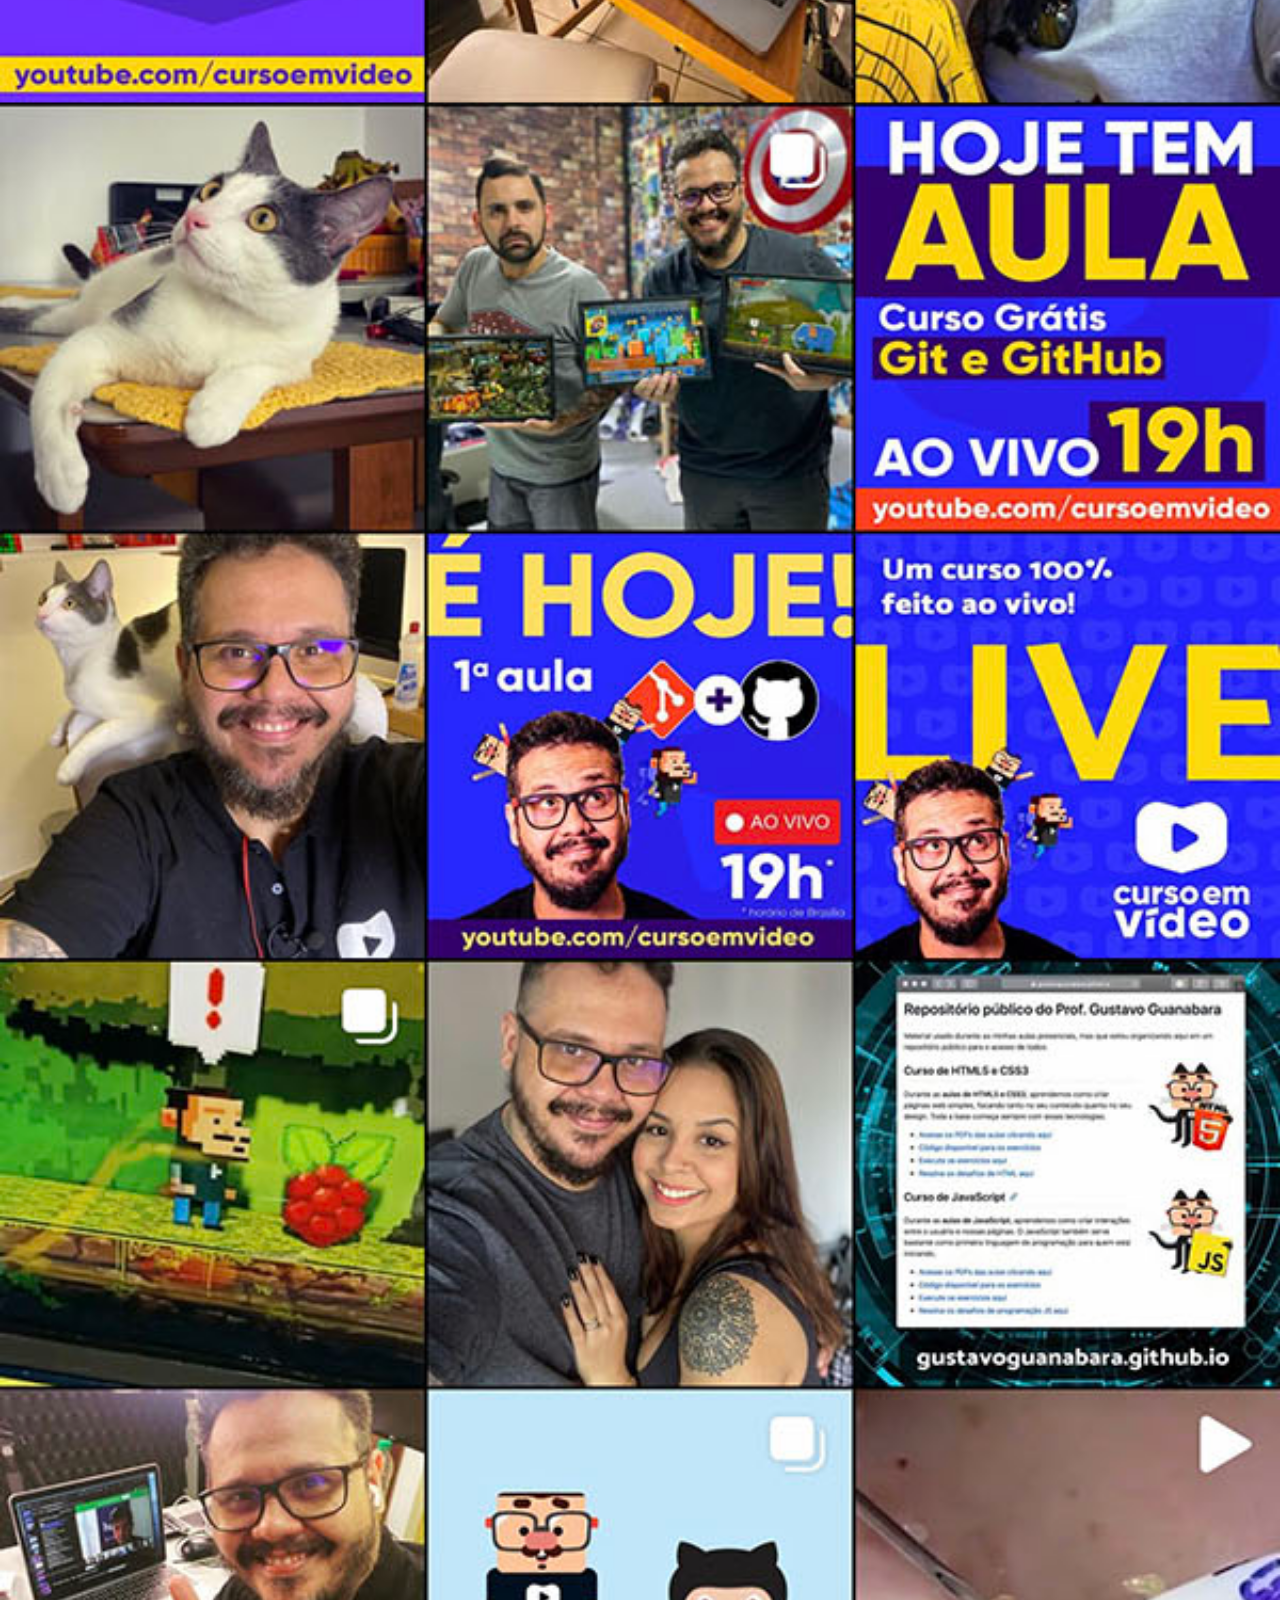
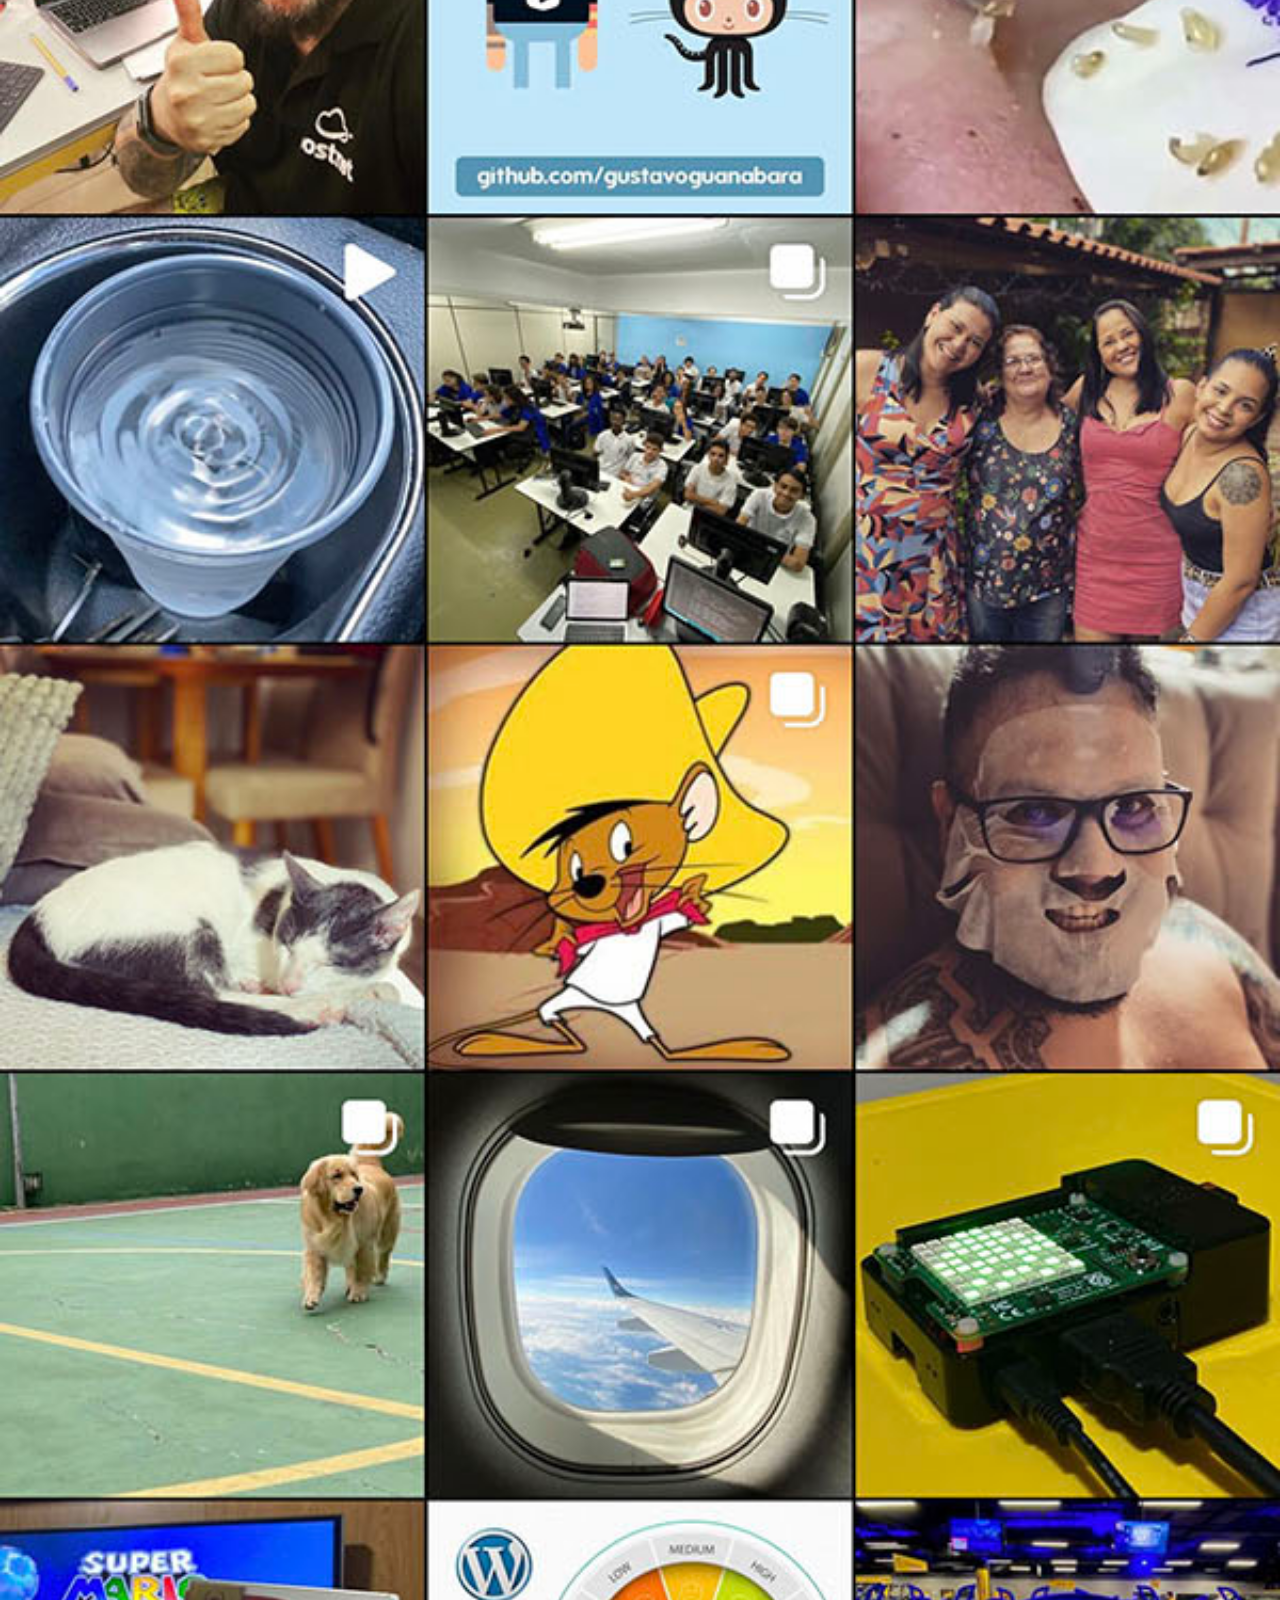
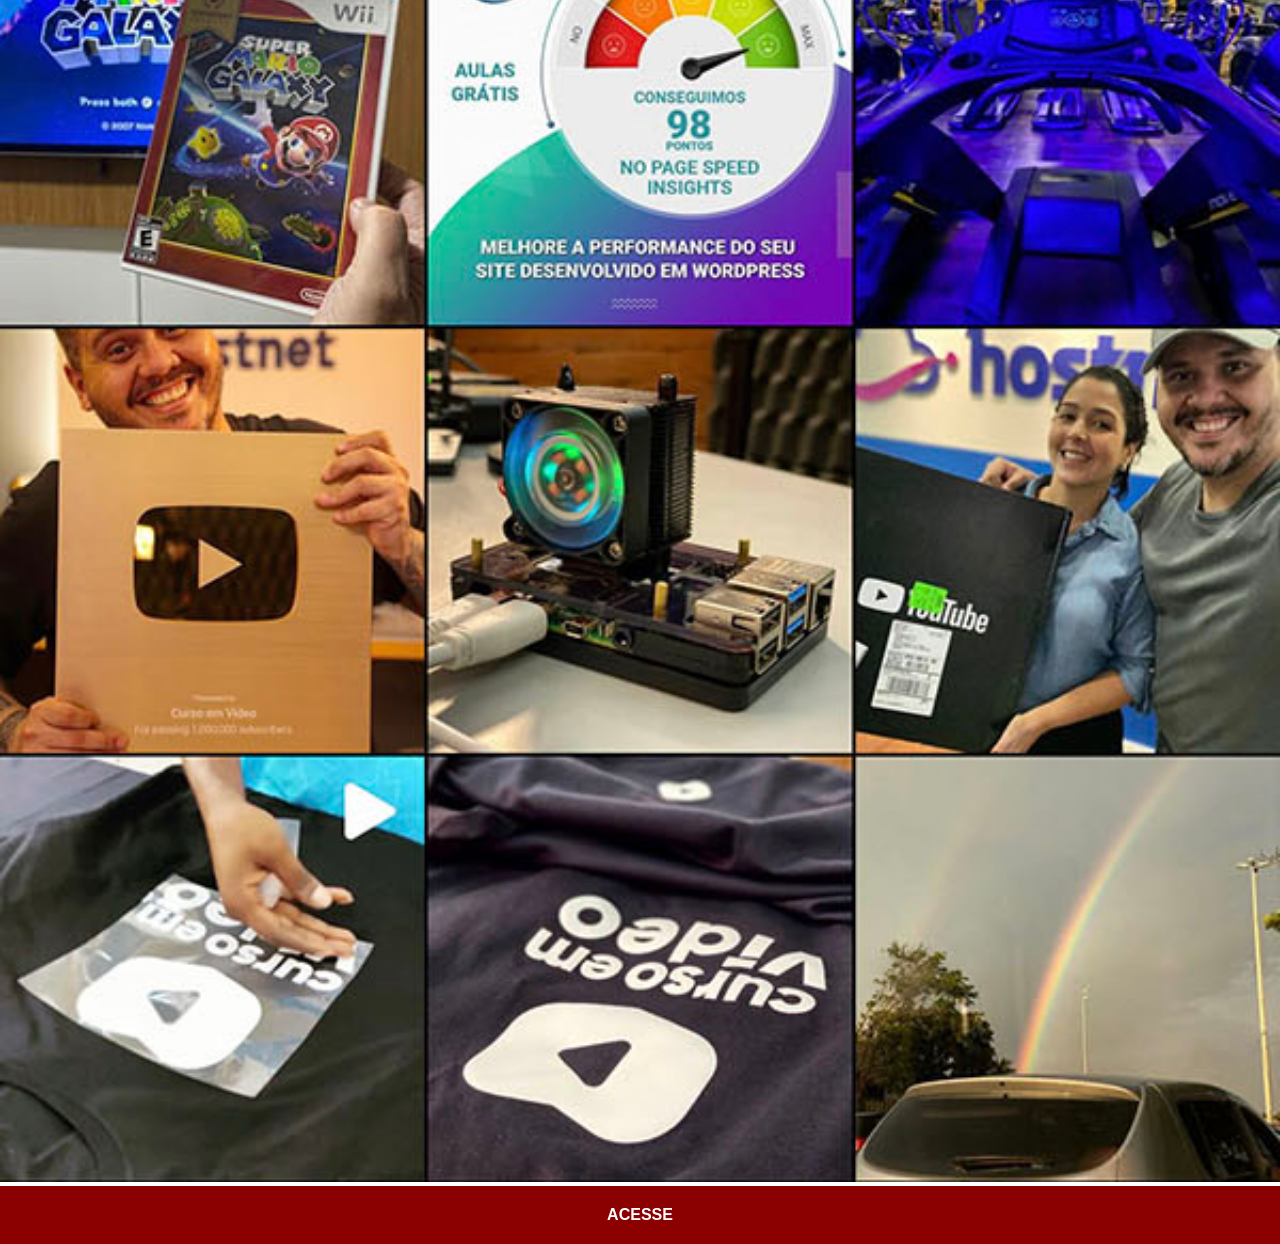
<file: instagram.html>
<!DOCTYPE html>
<html lang="pt-br">
  <head>
    <meta charset="UTF-8">
    <meta name="viewport" content="width=device-width, initial-scale=1">
    <title>Instagram</title>
    <link href="estilos/social.css" rel="stylesheet">
  </head>
  <body>
      <img src="imagens/tela-instagram.jpg" alt="Instagram">
      <a href="https://www.instagram.com/gustavoguanabara" target="_blank">ACESSE</a>
  </body>
</html>
</file>
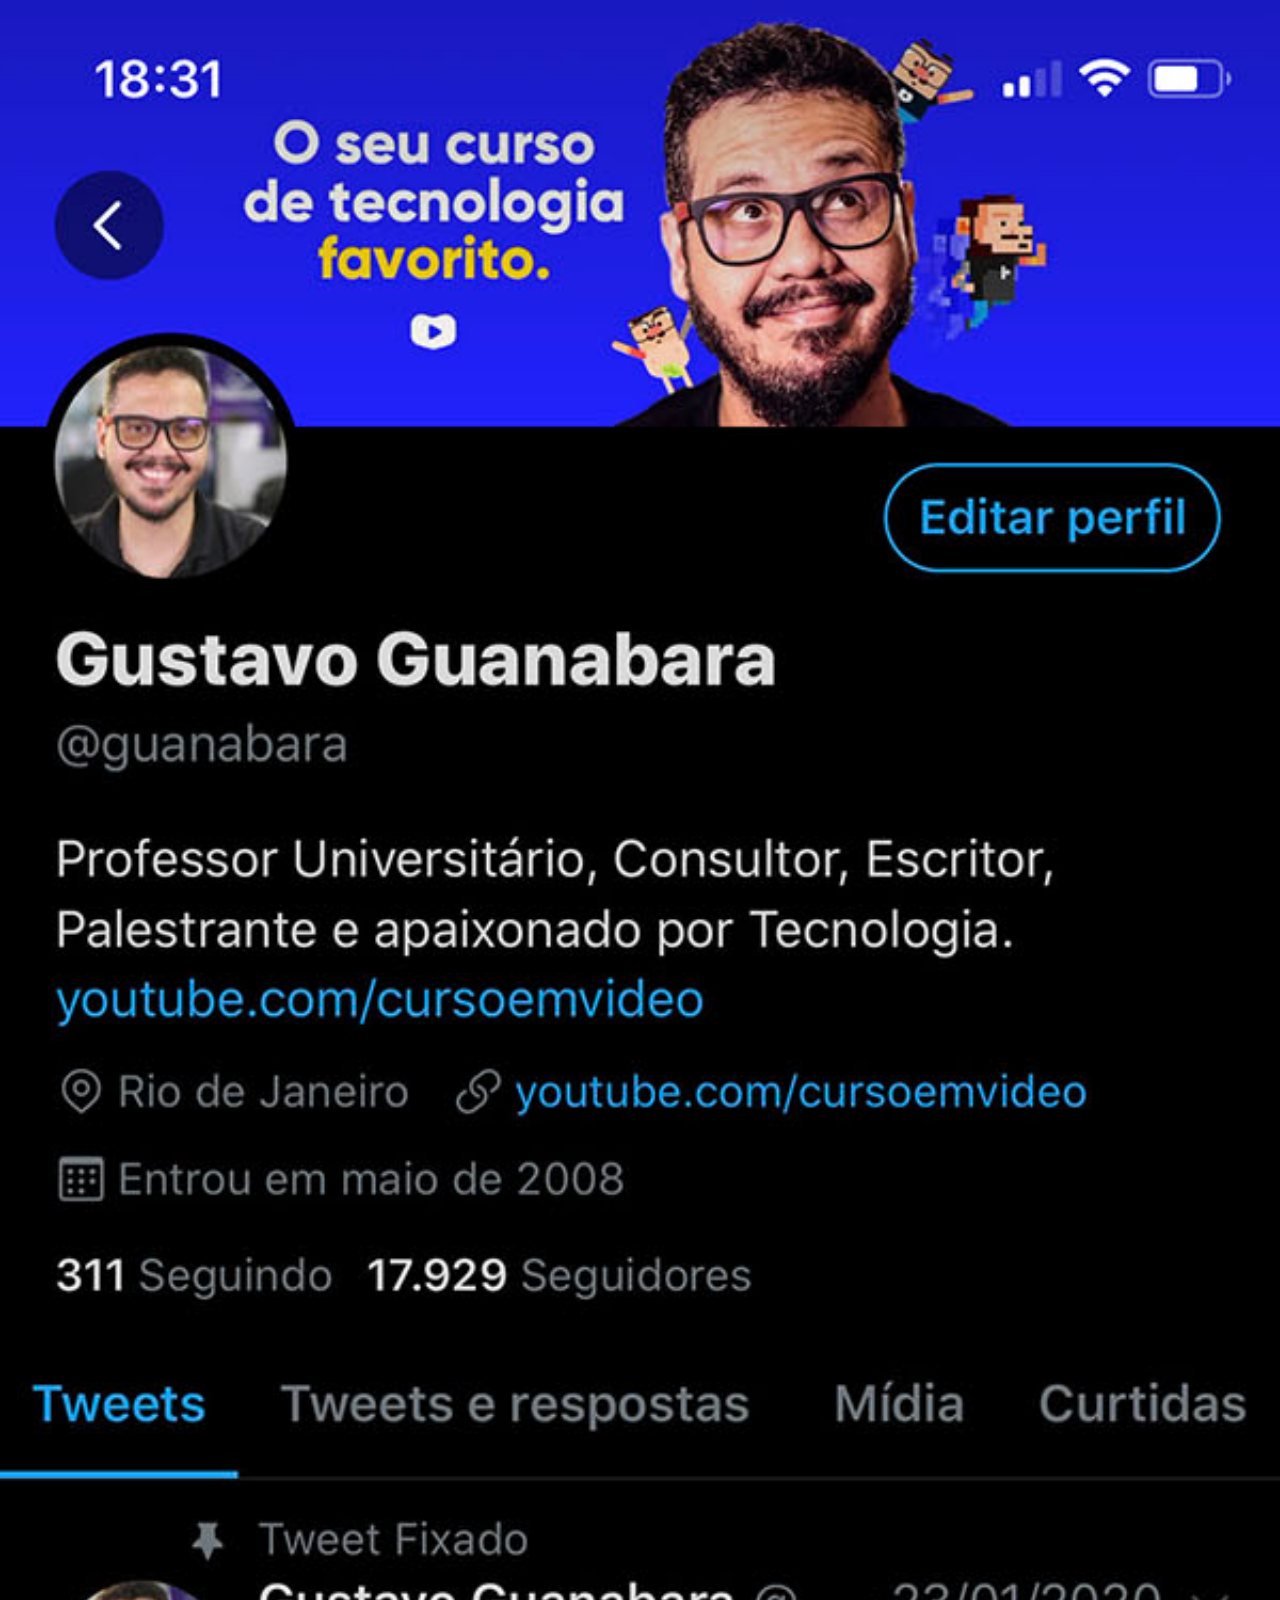
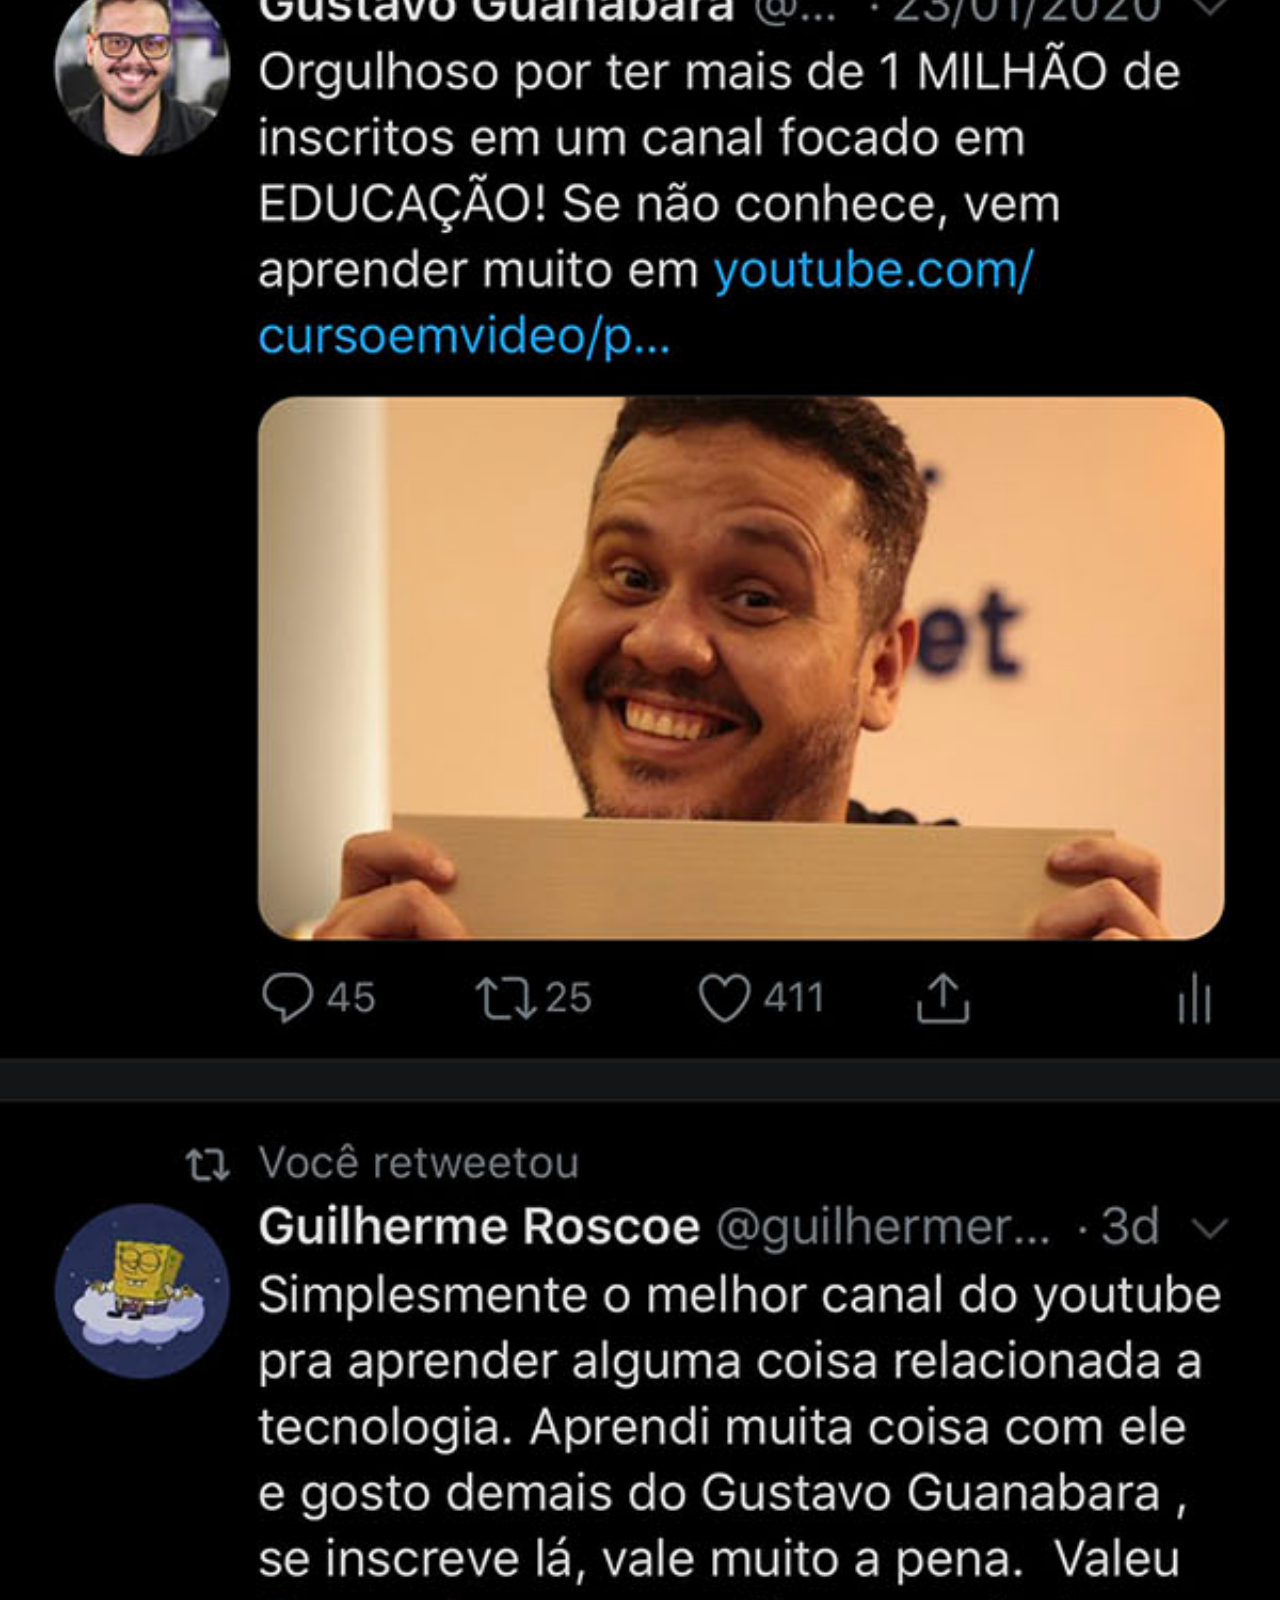
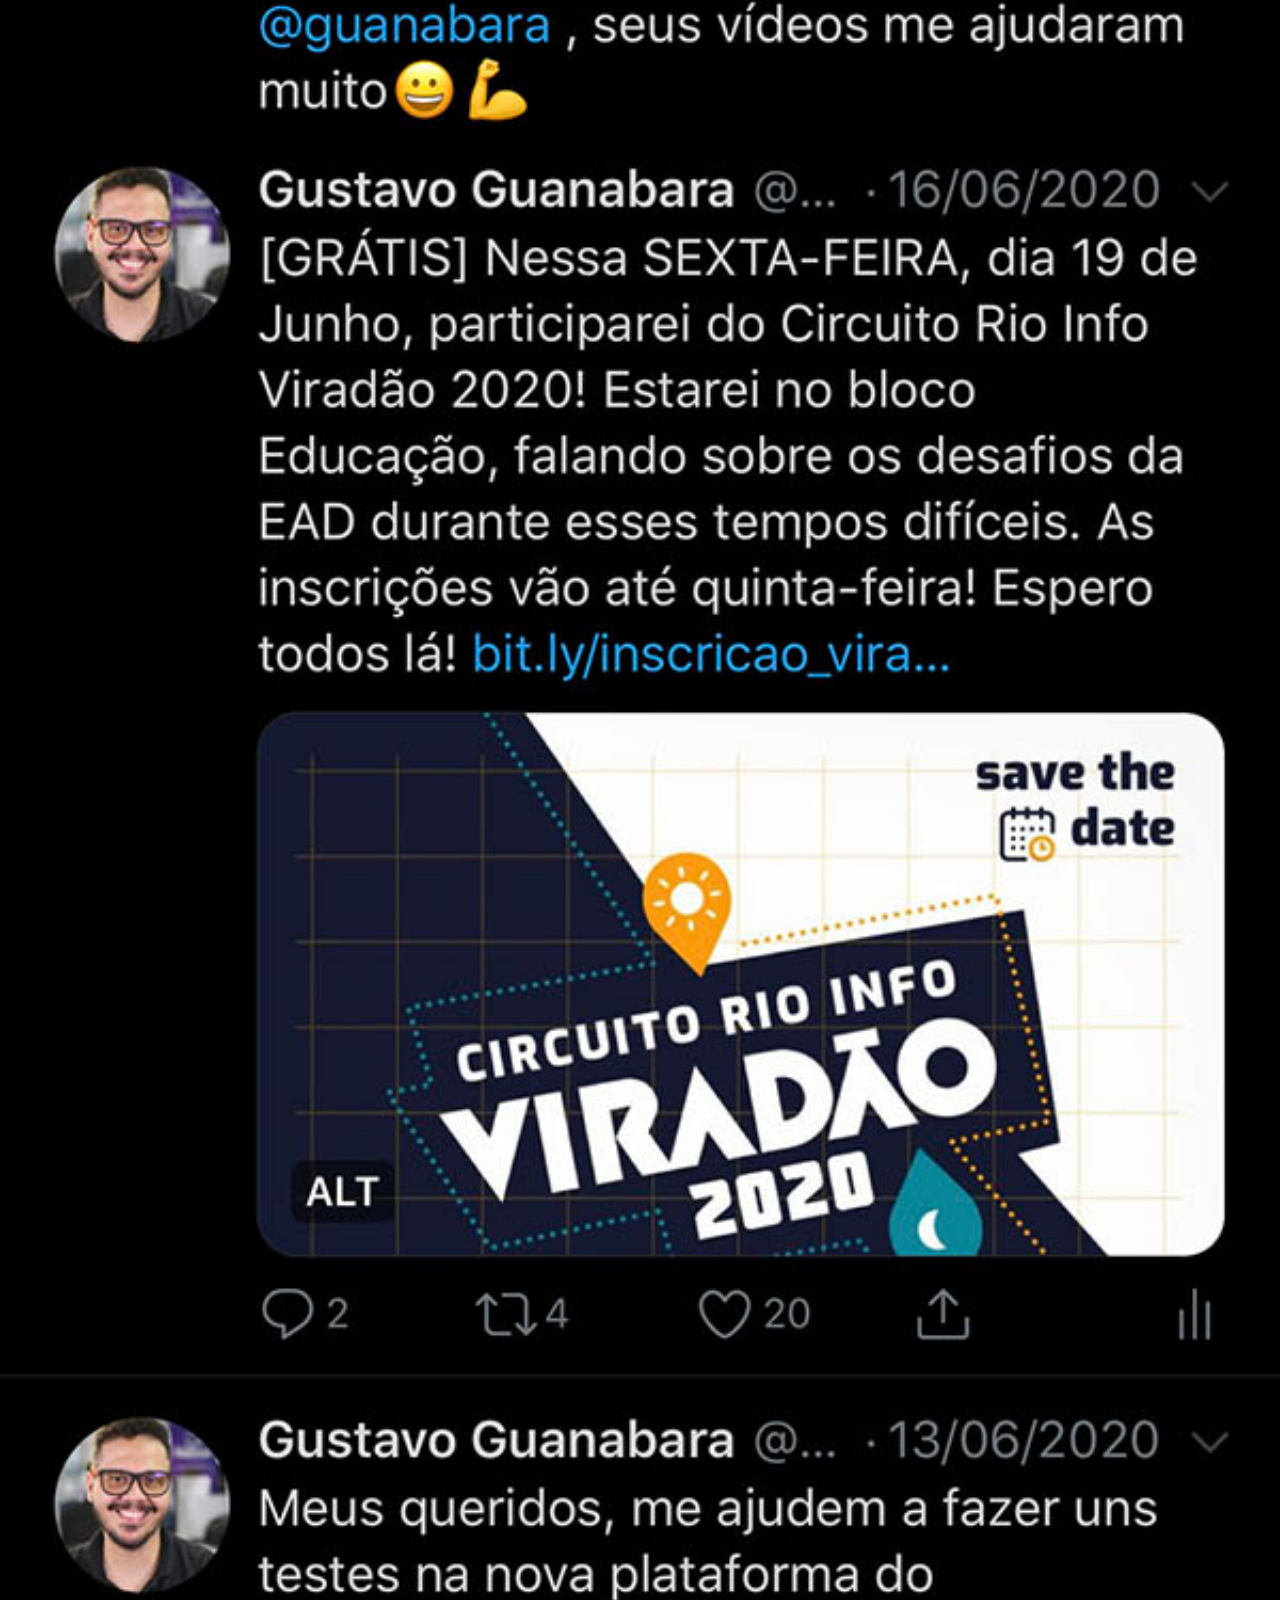
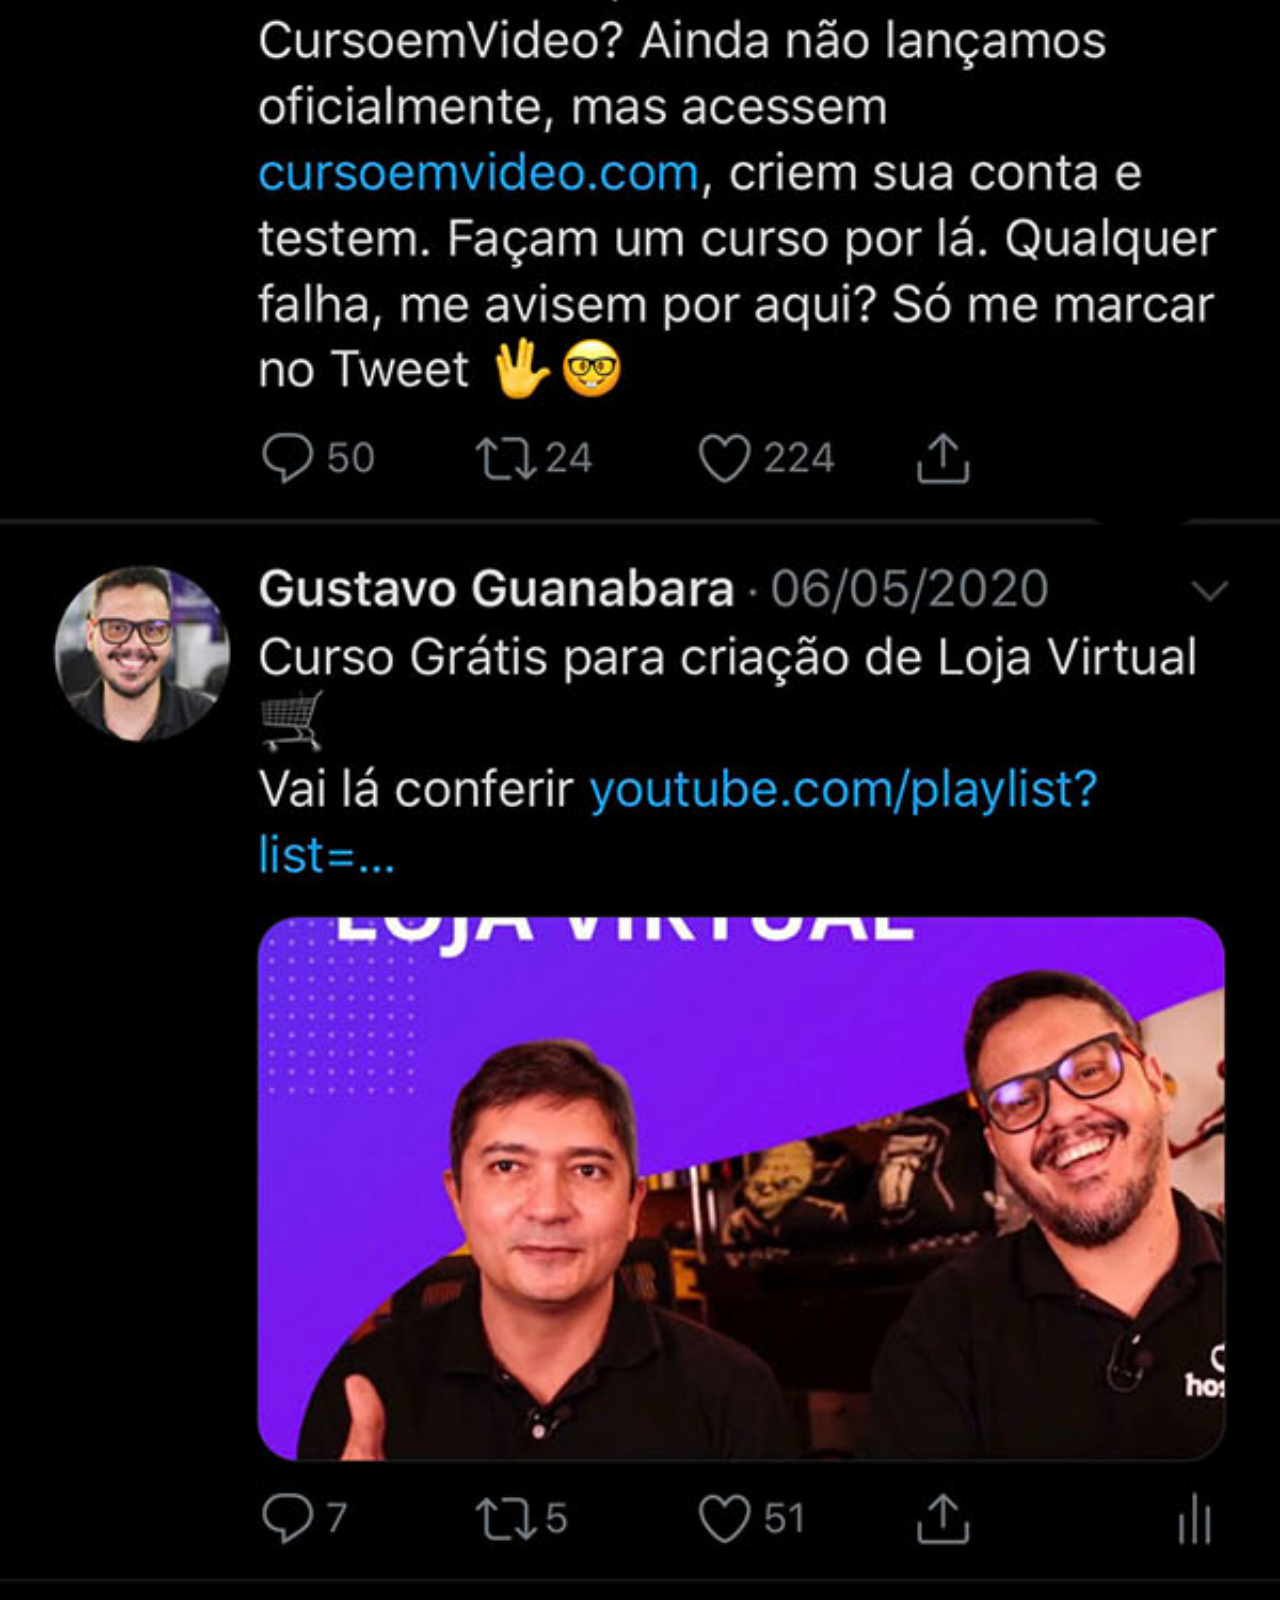
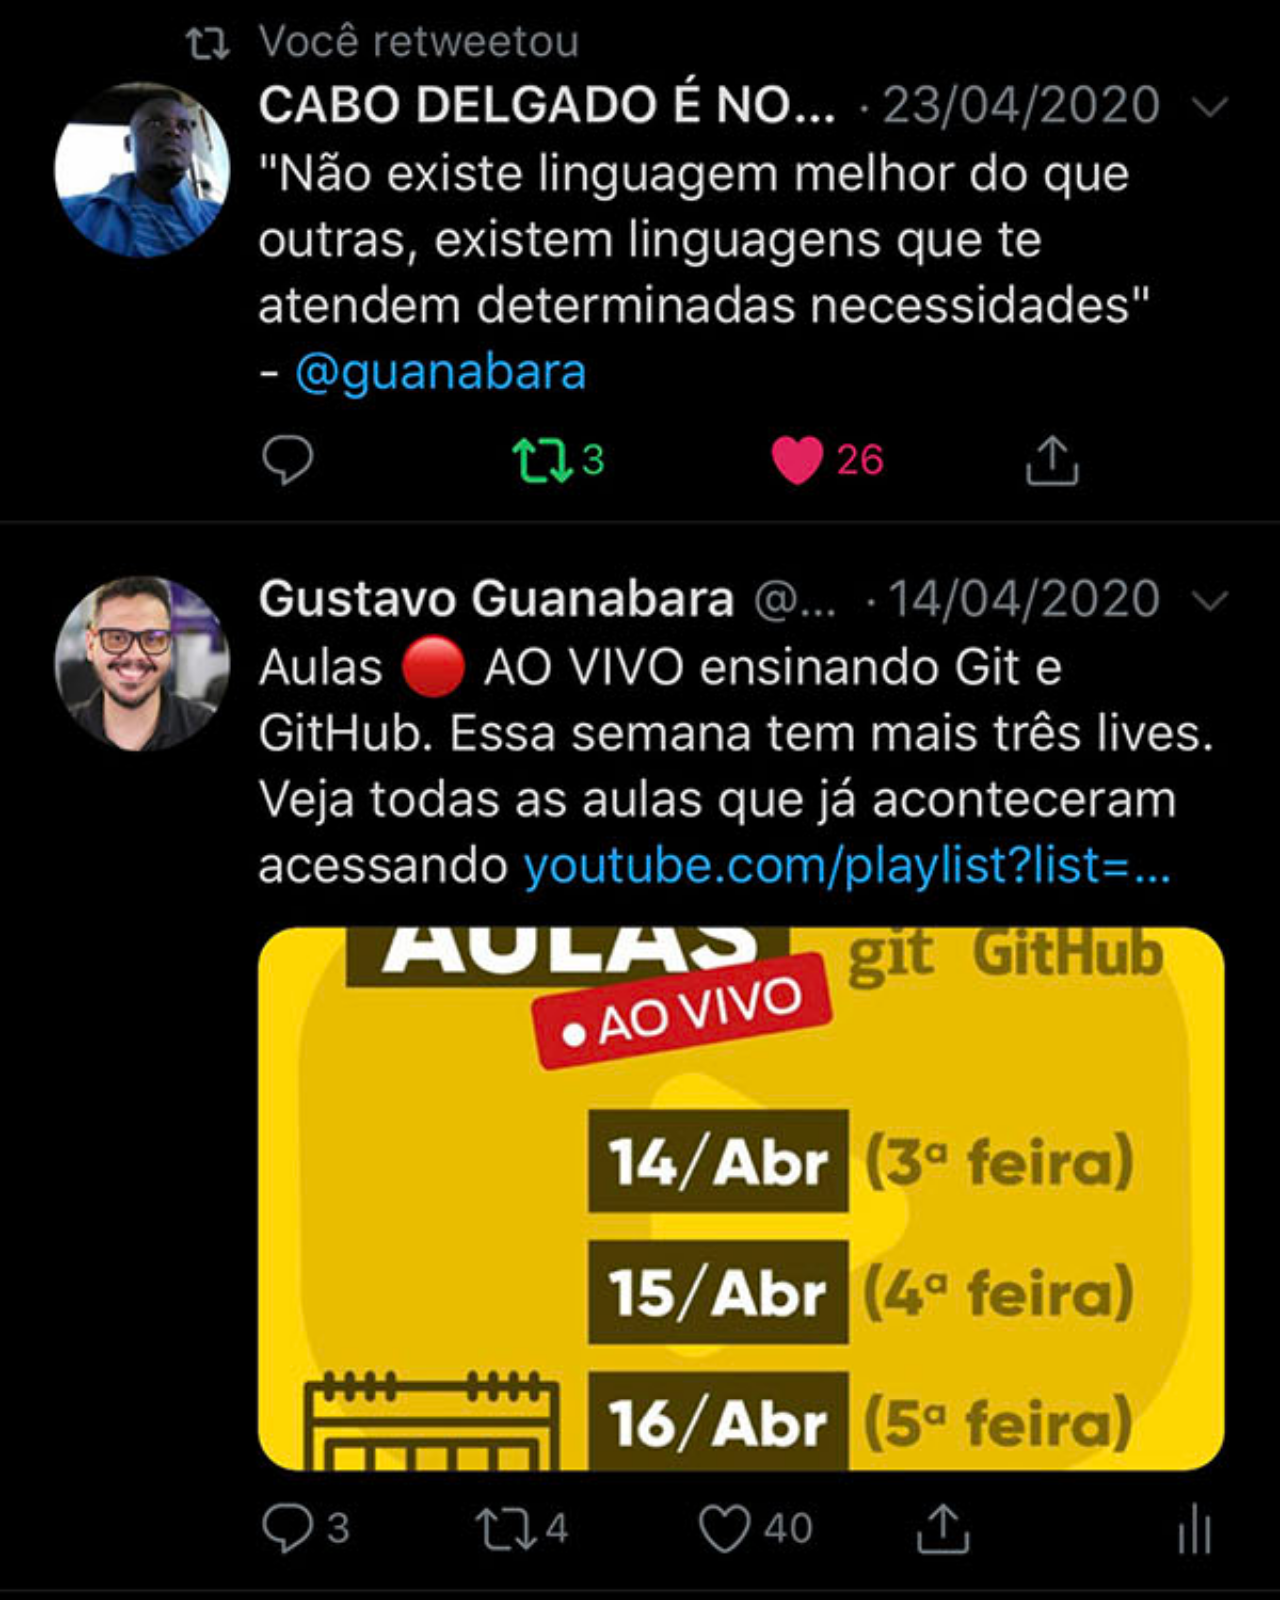
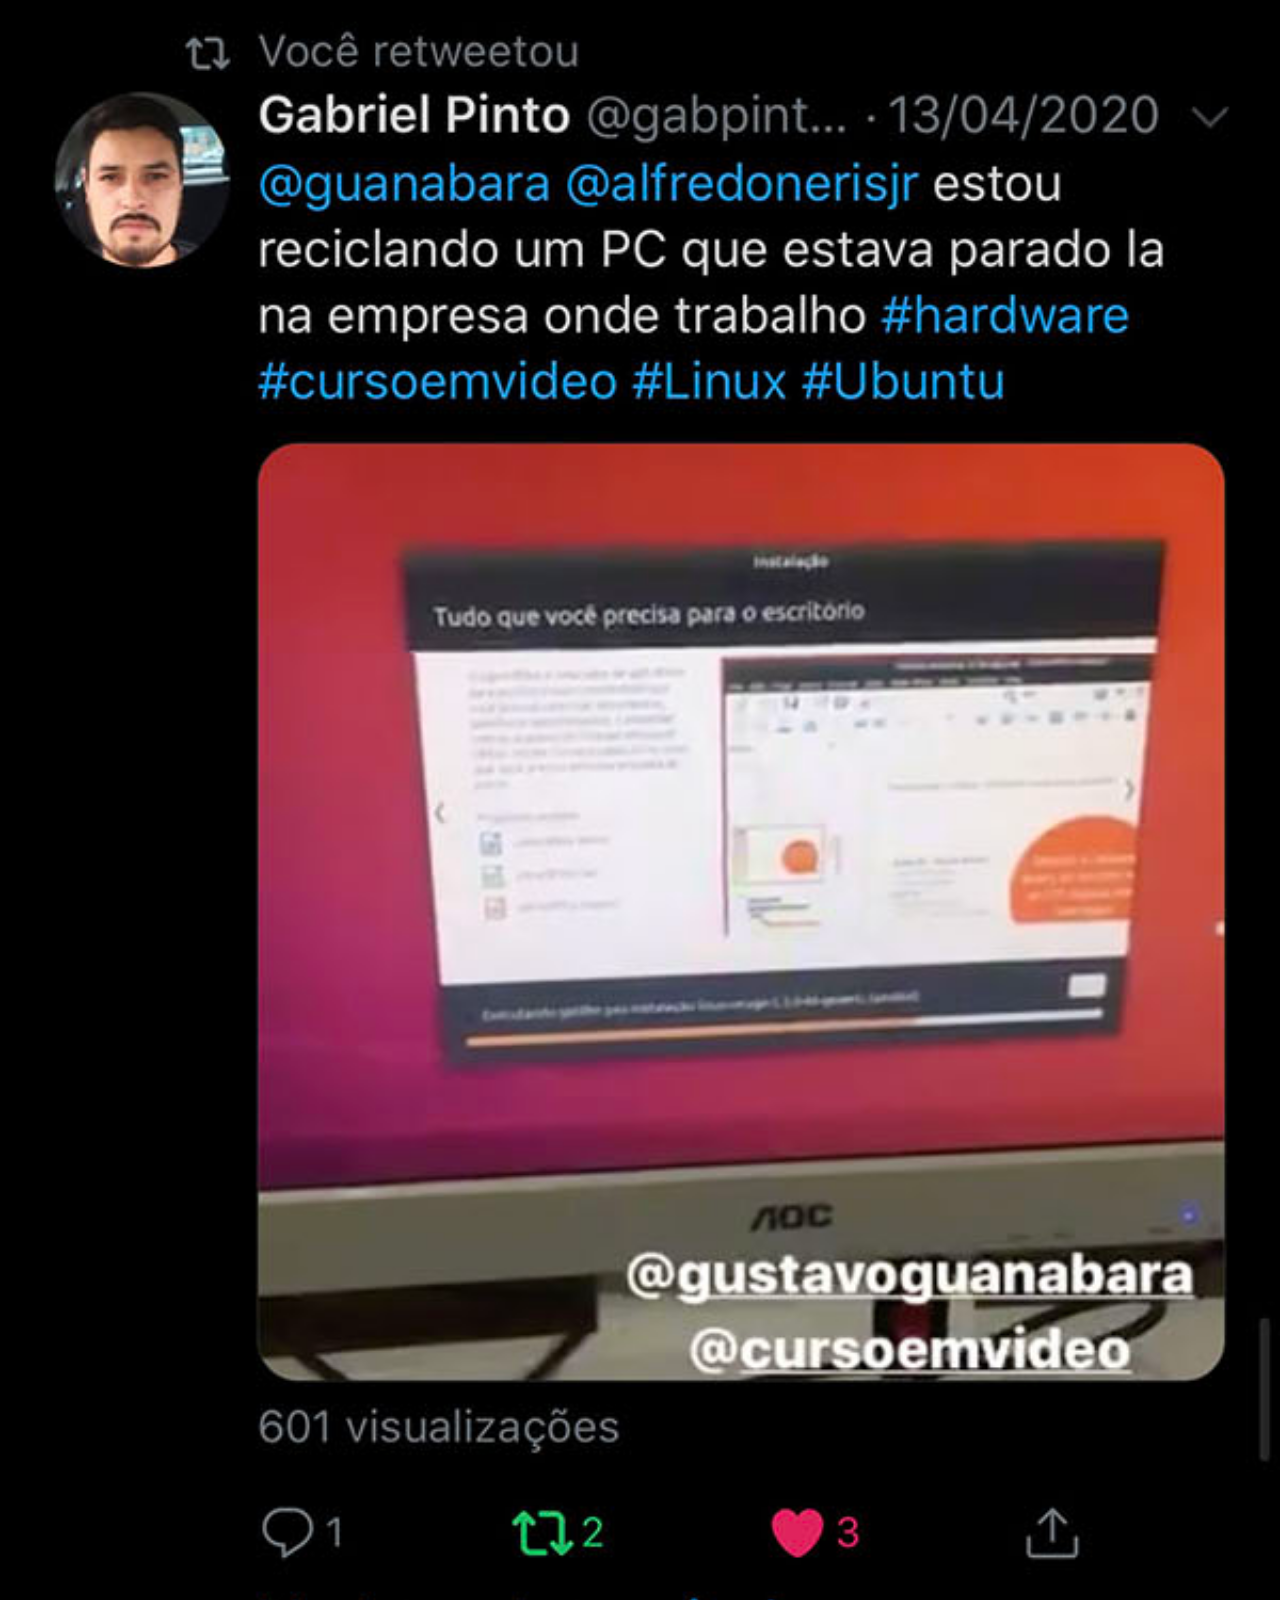
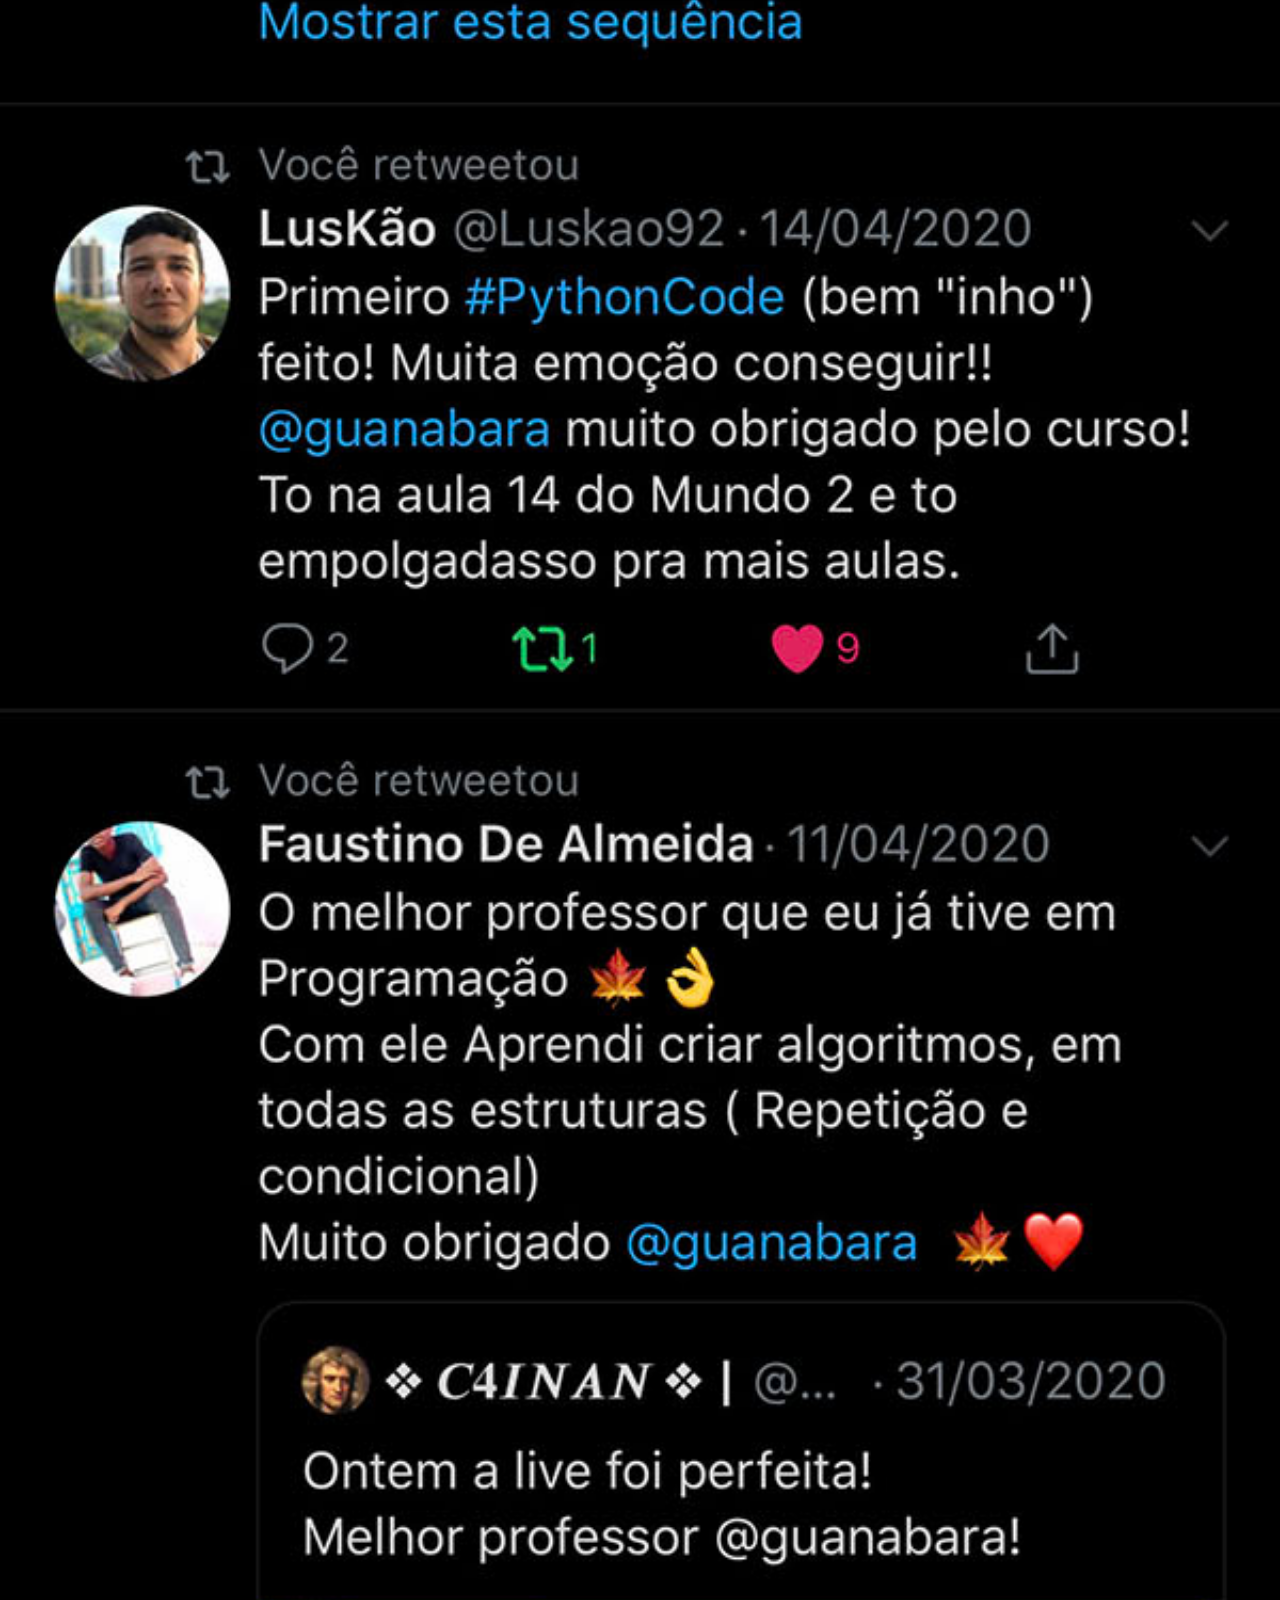
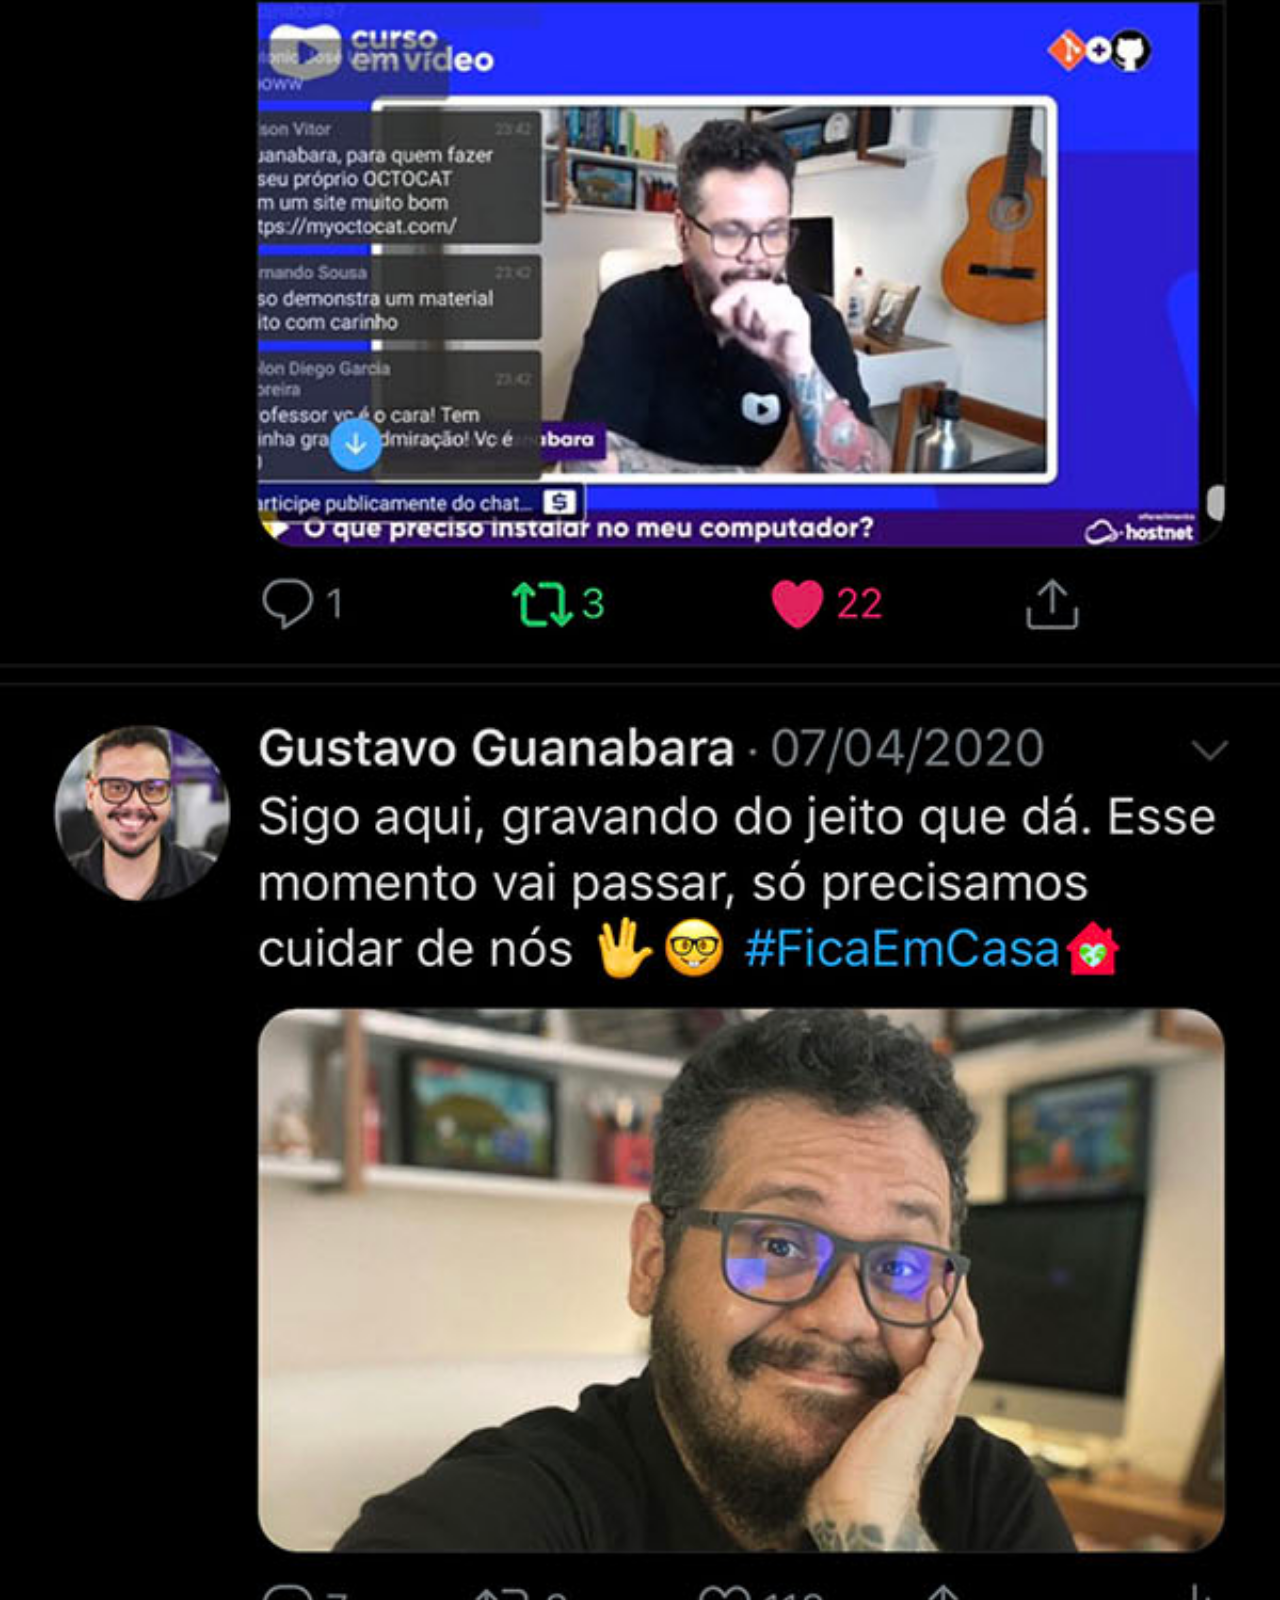
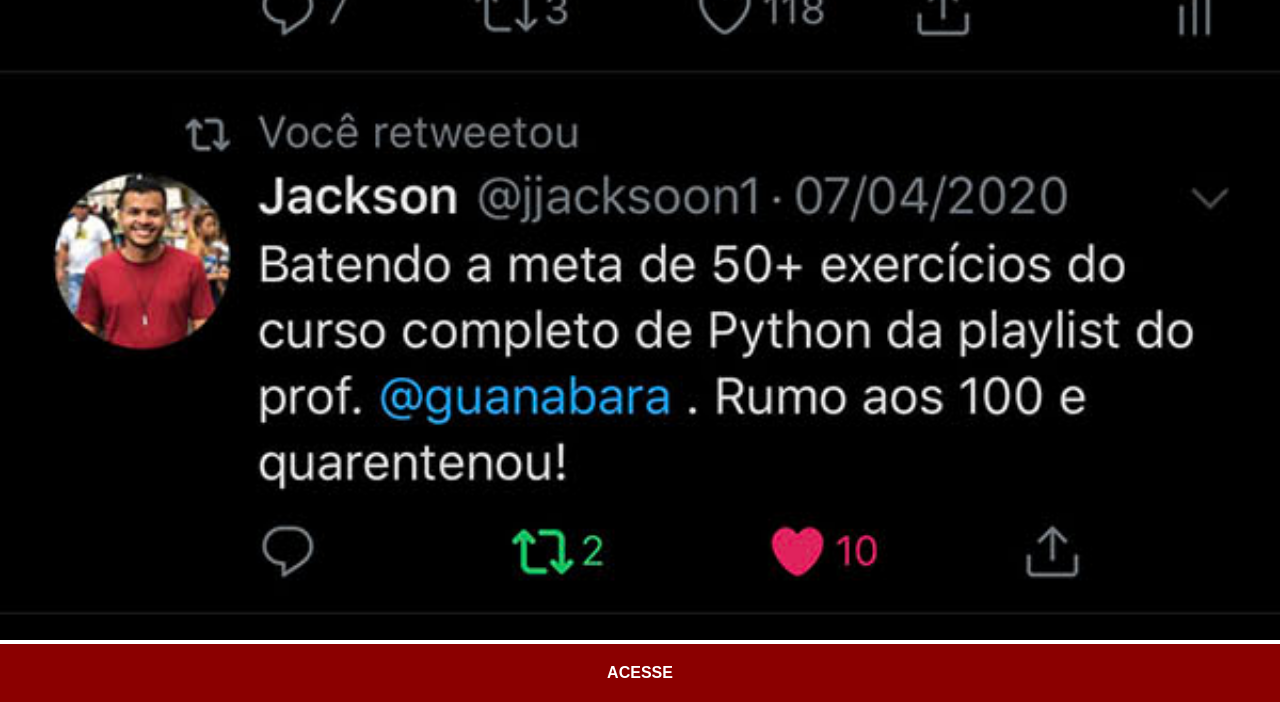
<file: twitter.html>
<!DOCTYPE html>
<html lang="pt-br">
  <head>
    <meta charset="UTF-8">
    <meta name="viewport" content="width=device-width, initial-scale=1">
    <title>Twitter</title>
    <link href="estilos/social.css" rel="stylesheet">
  </head>
  <body>
  <img src="imagens/tela-twitter.jpg" alt="Twitter">
  <a href="https://x.com/guanabara" target="_blank">ACESSE</a>
  </body>
</html>
</file>
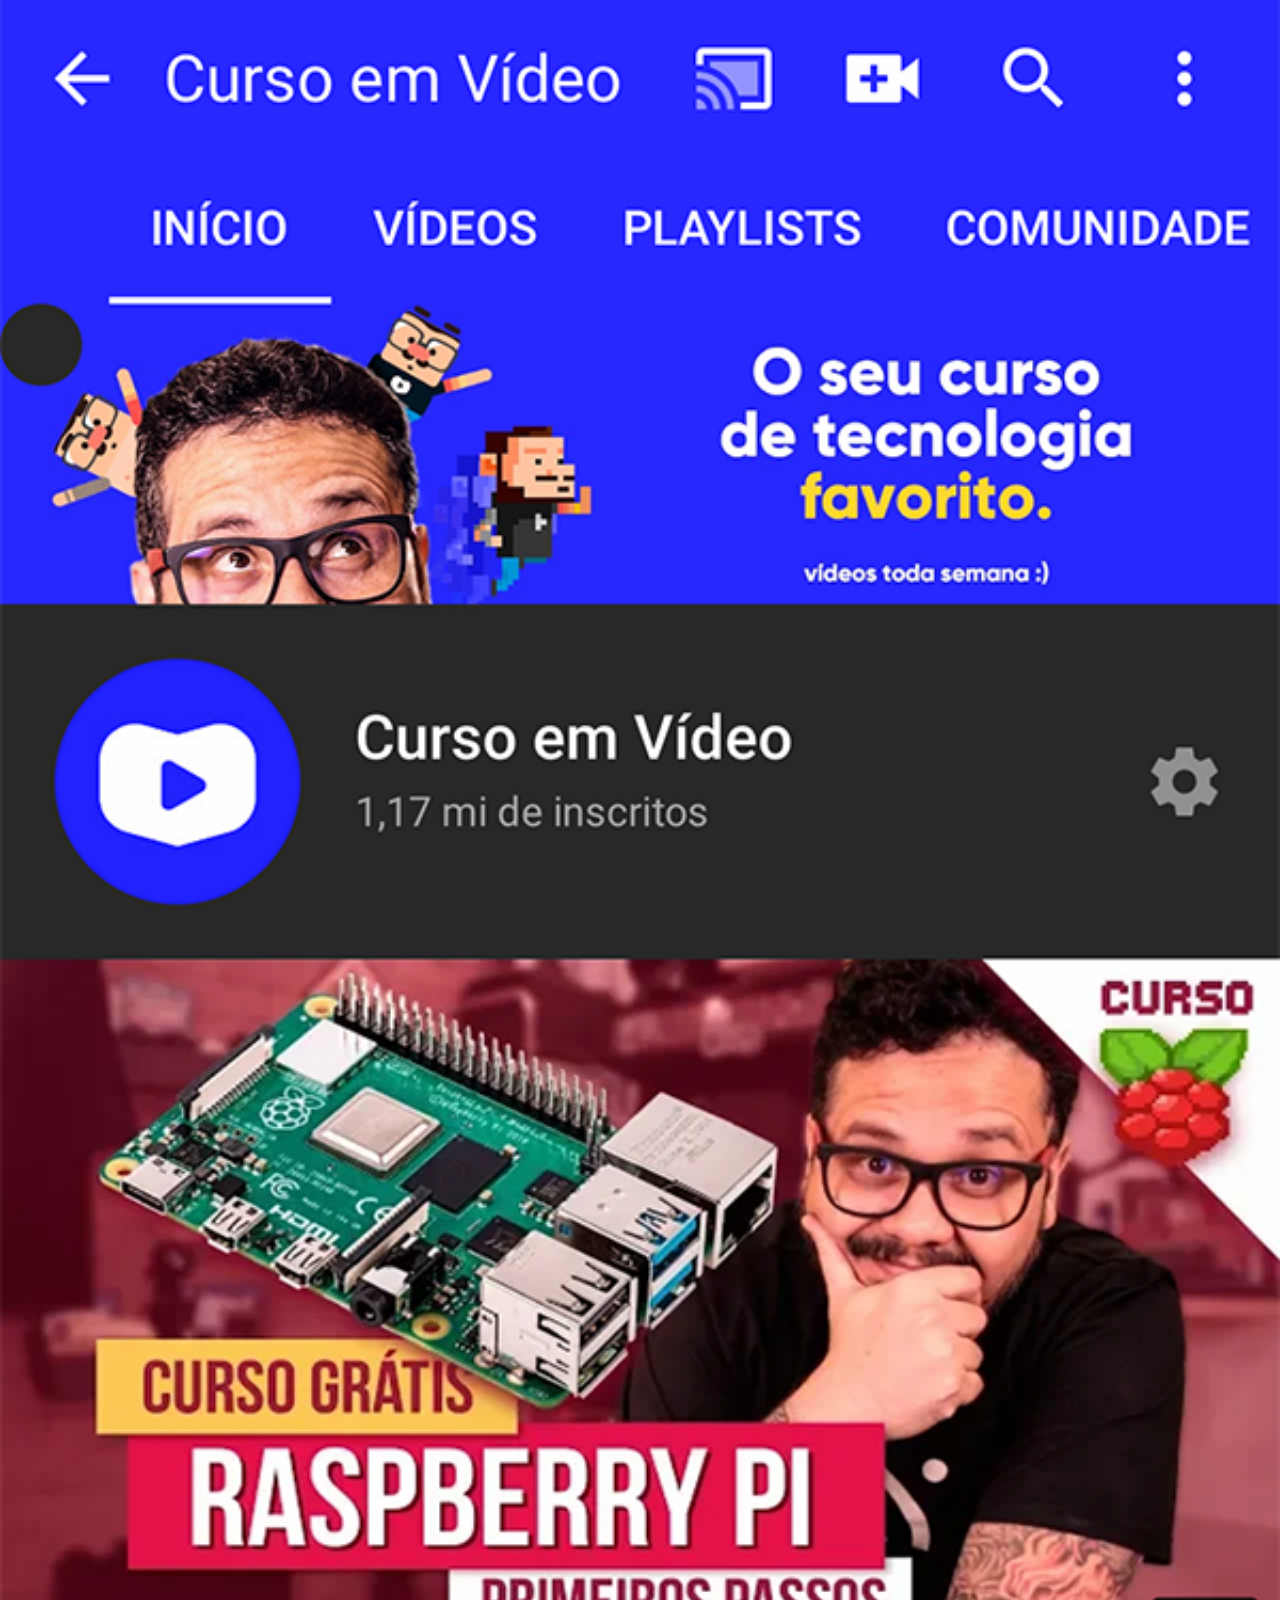
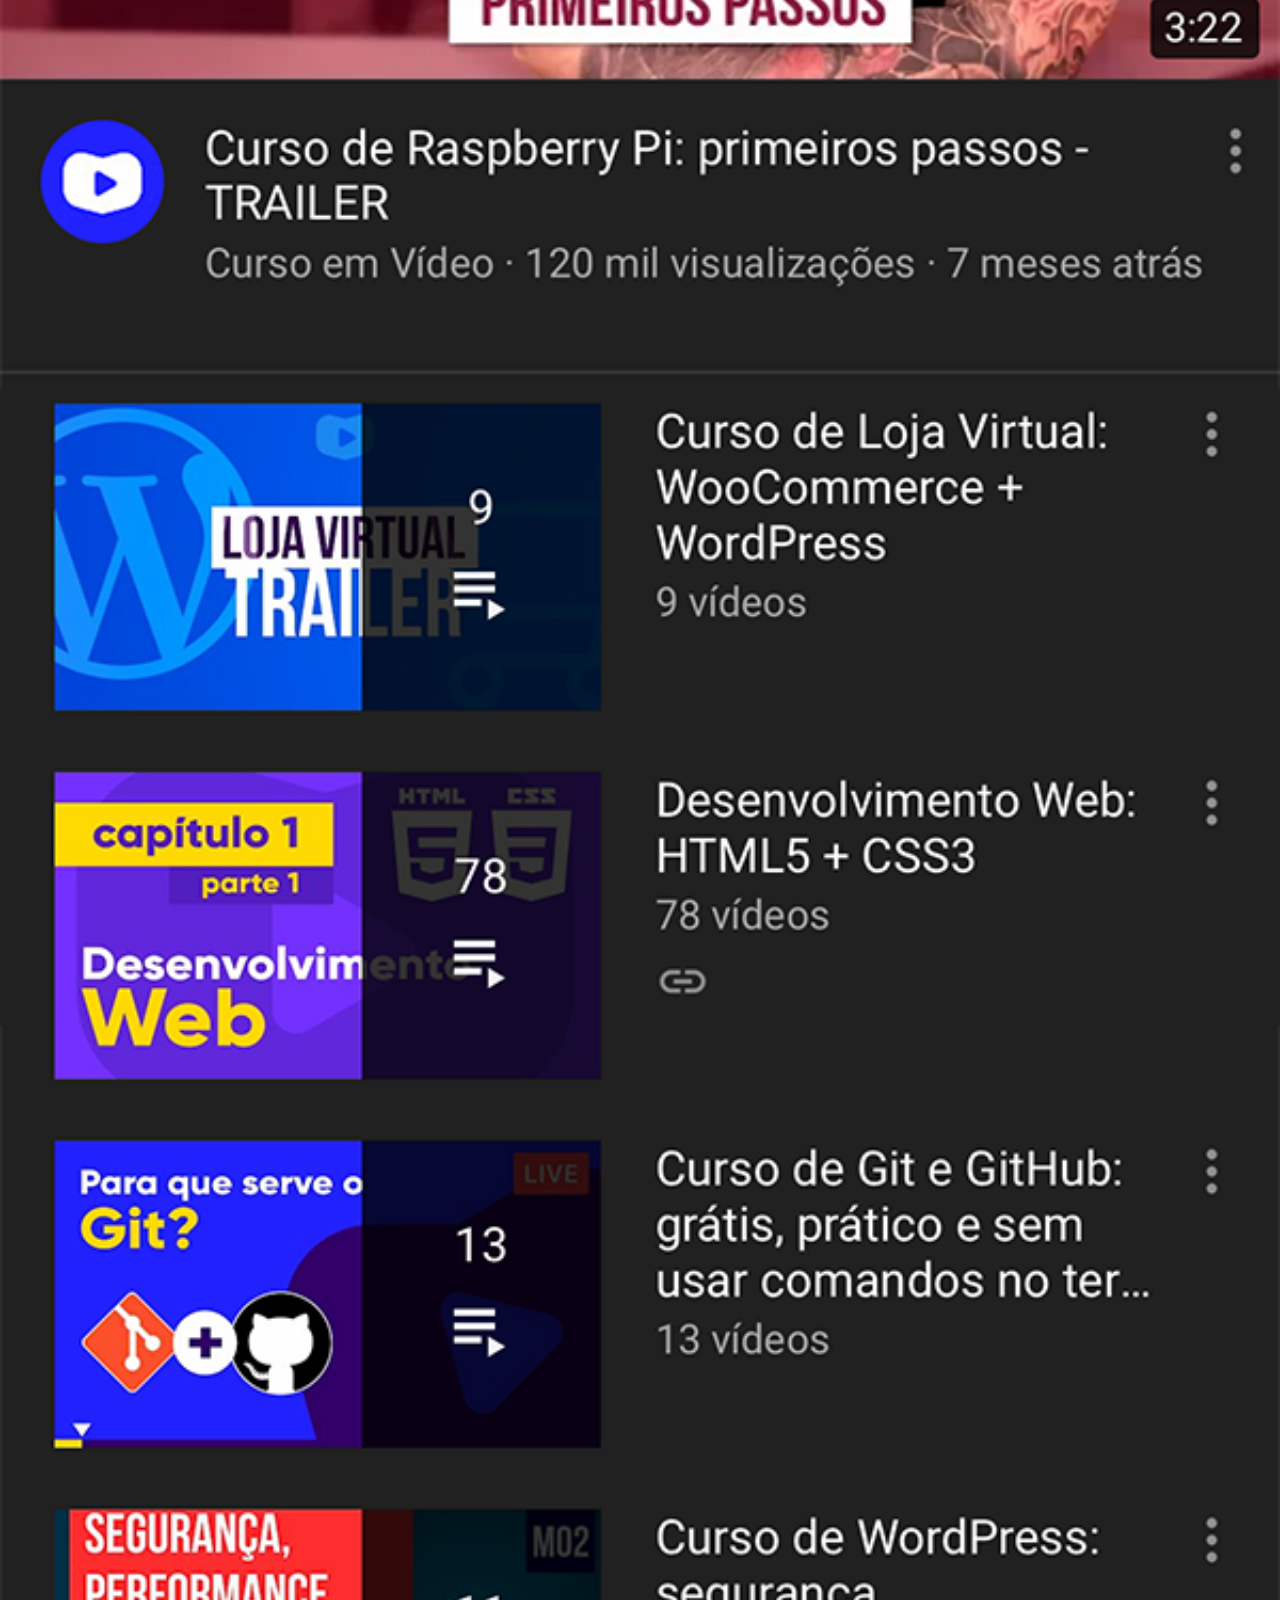
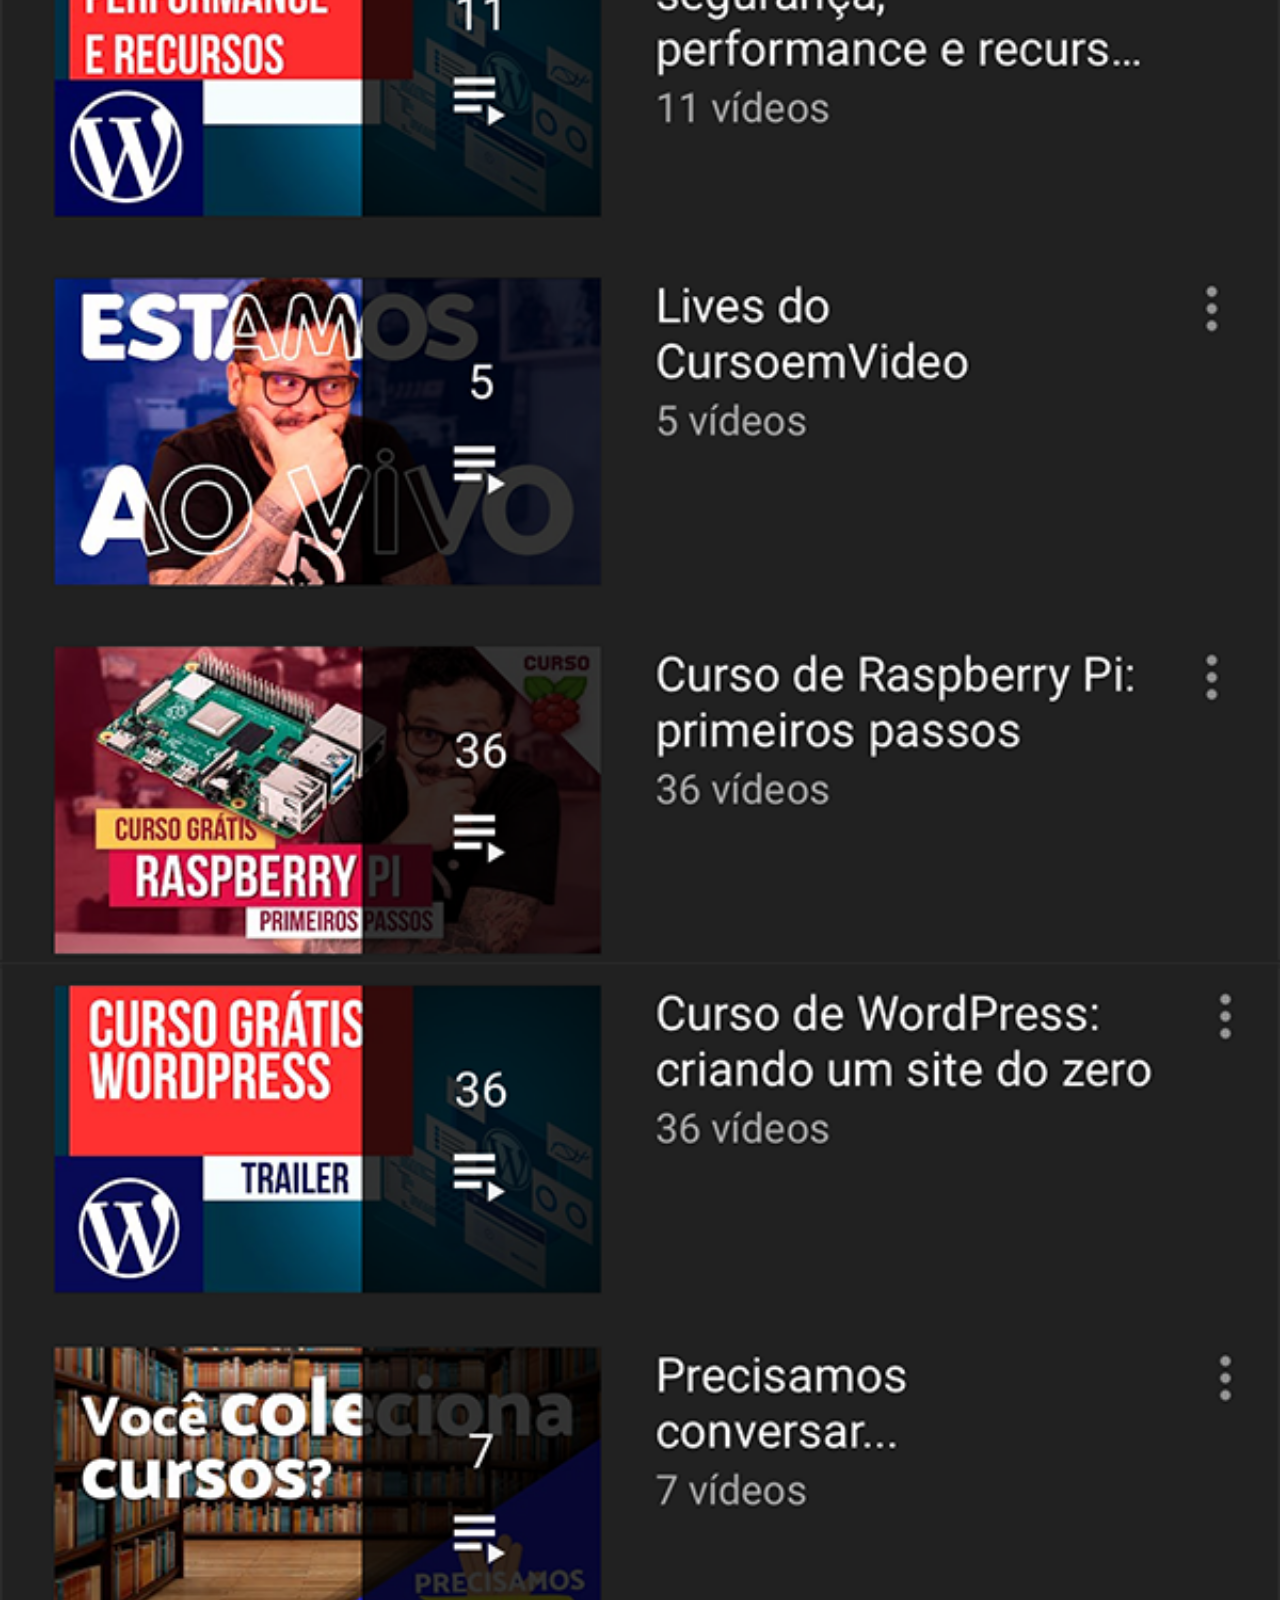
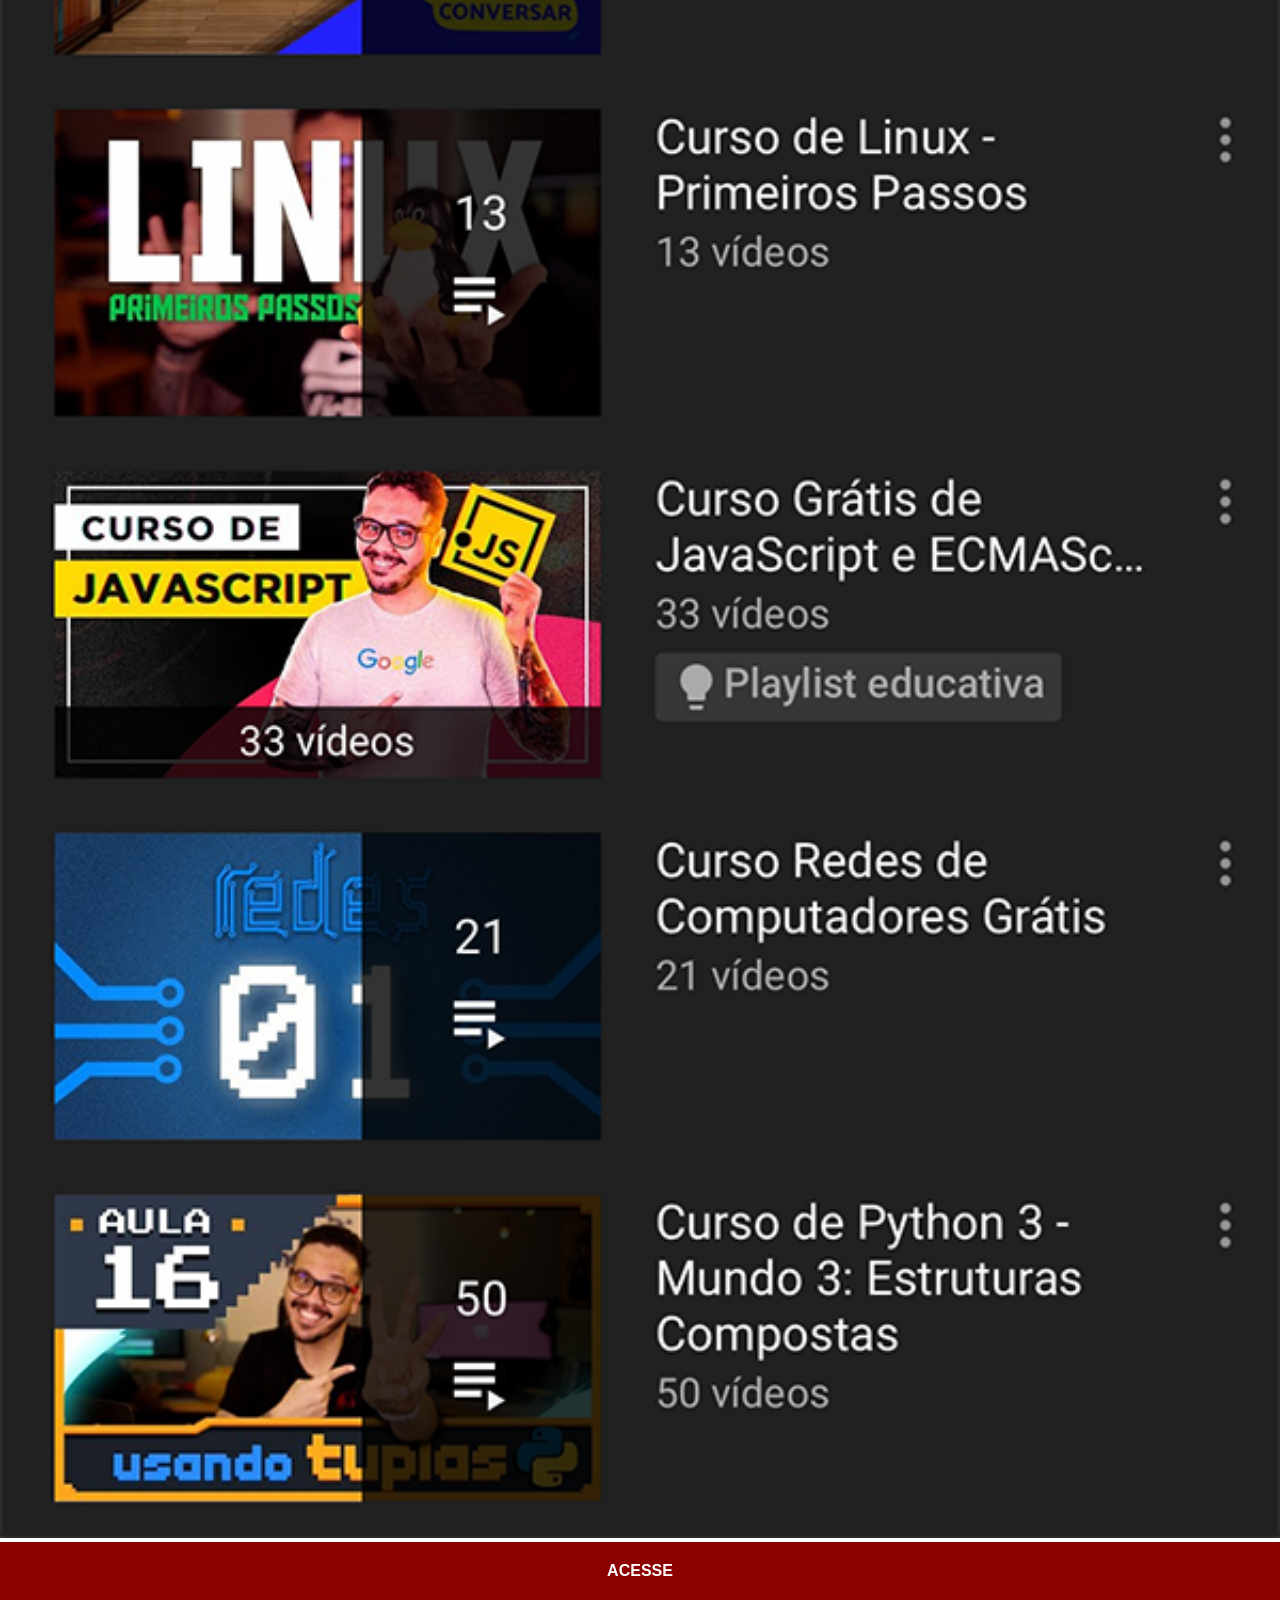
<file: youtube.html>
<!DOCTYPE html>
<html lang="pt-br">
  <head>
    <meta charset="UTF-8">
    <meta name="viewport" content="width=device-width, initial-scale=1">
    <title>YouTube</title>
    <link rel="stylesheet" href="estilos/social.css">
  </head>
  <body>
      <img src="imagens/tela-youtube.png" alt="YouTube">
      <a href="https://www.youtube.com/c/Cursoemvideo/playlists" target="_blank">ACESSE</a>
  </body>
</html>
</file>
<file: estilos/style.css>
@charset "UTF-8";

*{
    margin: 0px;
    padding: 0px;
    font-family: Arial, Helvetica, sans-serif;
}
html, body{
    height: 100vh;
    width: 100vw;
    background-color: black;
}
body{
    background: url('../imagens/fundo-madeira.jpg') no-repeat top center;
    background-size: cover;
    background-attachment: fixed;
main{
    height: 100vh;
    position: relative;
}
section#telefone{
    height: 627px;
    width: 311px;
    position: absolute;
    top: 50%;
    left:50%;
    transform: translate(-50%, -50%);
    background: url('../imagens/frame-iphone.png') no-repeat;
}
iframe#tela{
    position: relative;
    top: 80px;
    left: 22px;
    width: 267px;
    height: 471px;
}
section#redes-sociais img{
    width: 50px;
    margin: 10px;
    border-radius: 50%;
    box-shadow: 2px 2px 5px rgba(0, 0, 0, 0.400);
    box-sizing: border-box;
}
section#redes-sociais{
    text-align: right;
}
section#redes-sociais img:hover{
    border: 2px solid rgba(255, 255, 255, 0.637);
    transform: translate(-3px, -3px);
    box-shadow: 5px 5px 10px rgba(0, 0, 0, 0.623);
    transition: transform .5s, border .5s;
}
</file>
<file: estilos/social.css>
@charset "UTF-8";   
    *{
      margin: 0px;
      padding: 0px;
      font-family: Arial, Helvetica, sans-serif;
    } 

    ::-webkit-scrollbar{
      width: 0px;
      height: 0px;
    }

    img{
      width: 100vw;
    }

    a{
      display: block;
      background-color: darkred;
      padding: 20px;
      color: white;
      text-align: center;
      font-weight: bolder;
      text-decoration: none;
    }
    a:hover{
      background-color: red;
    }
</file>
